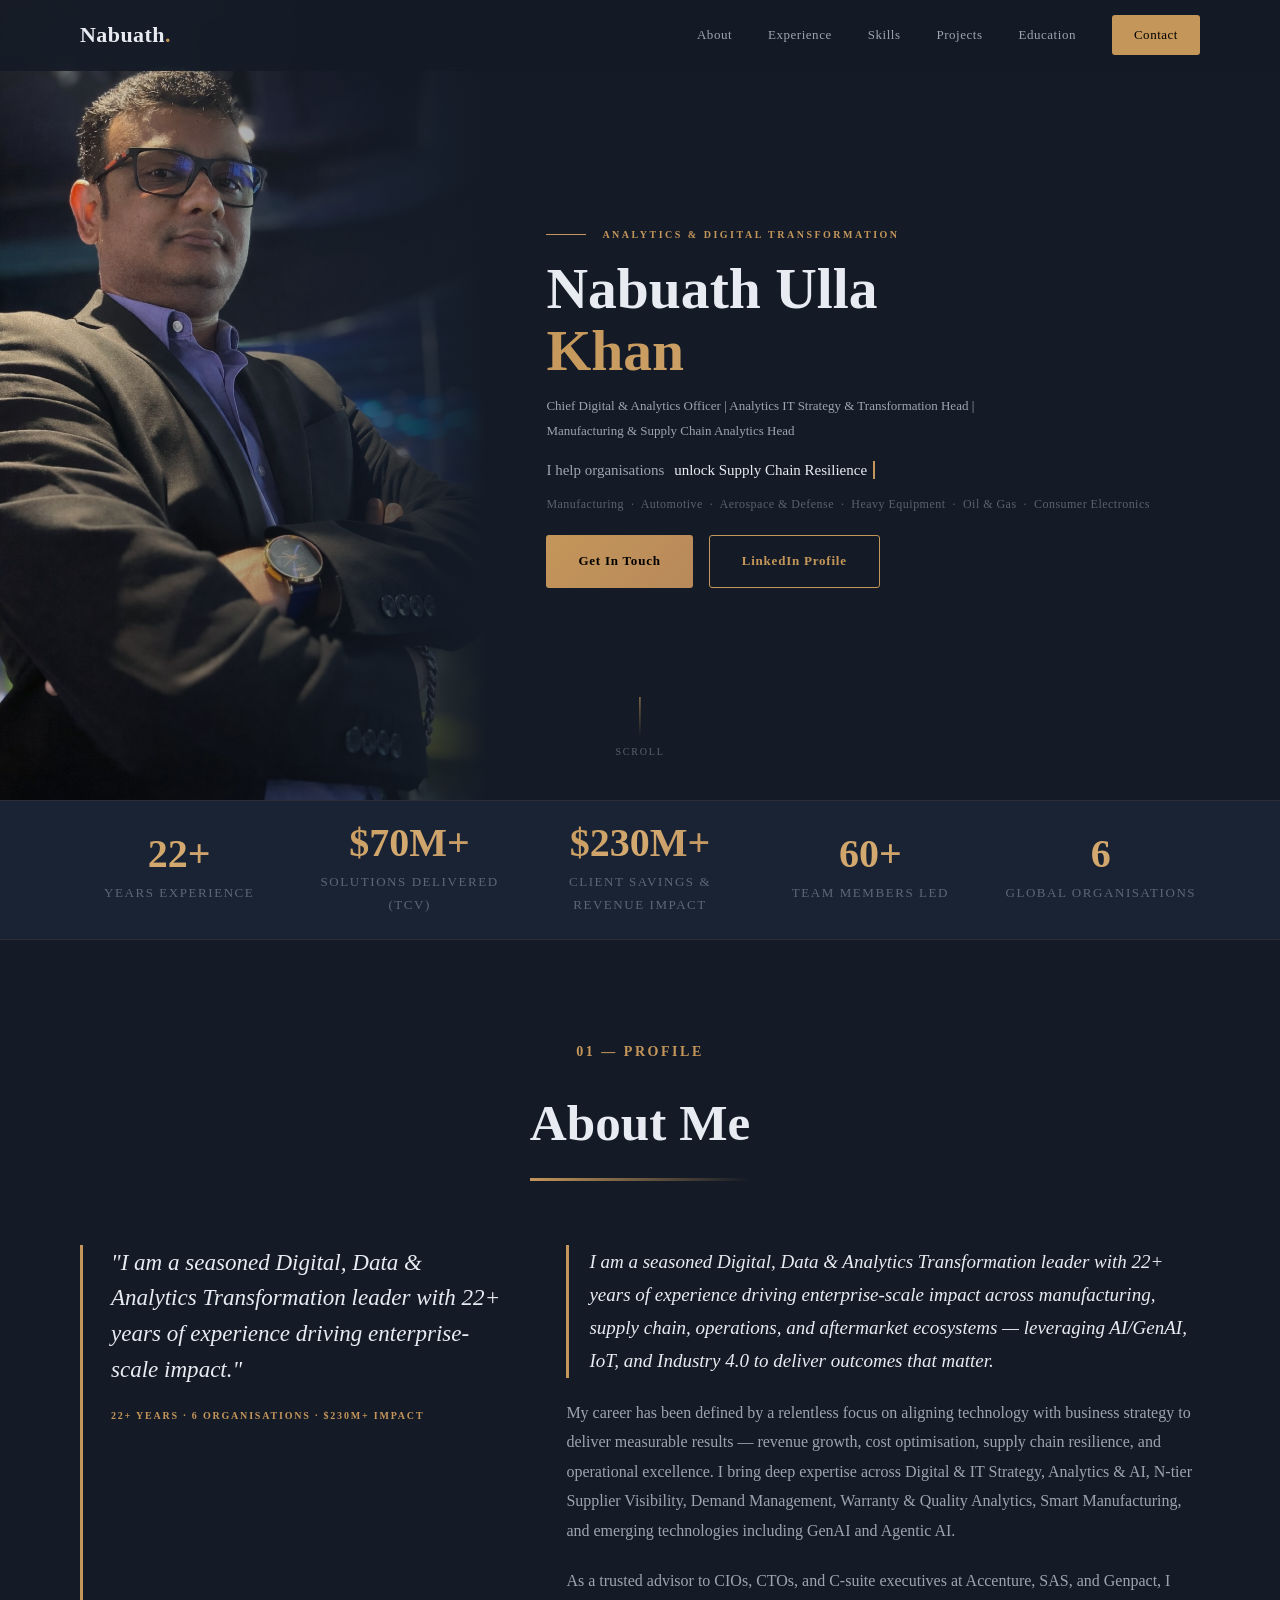
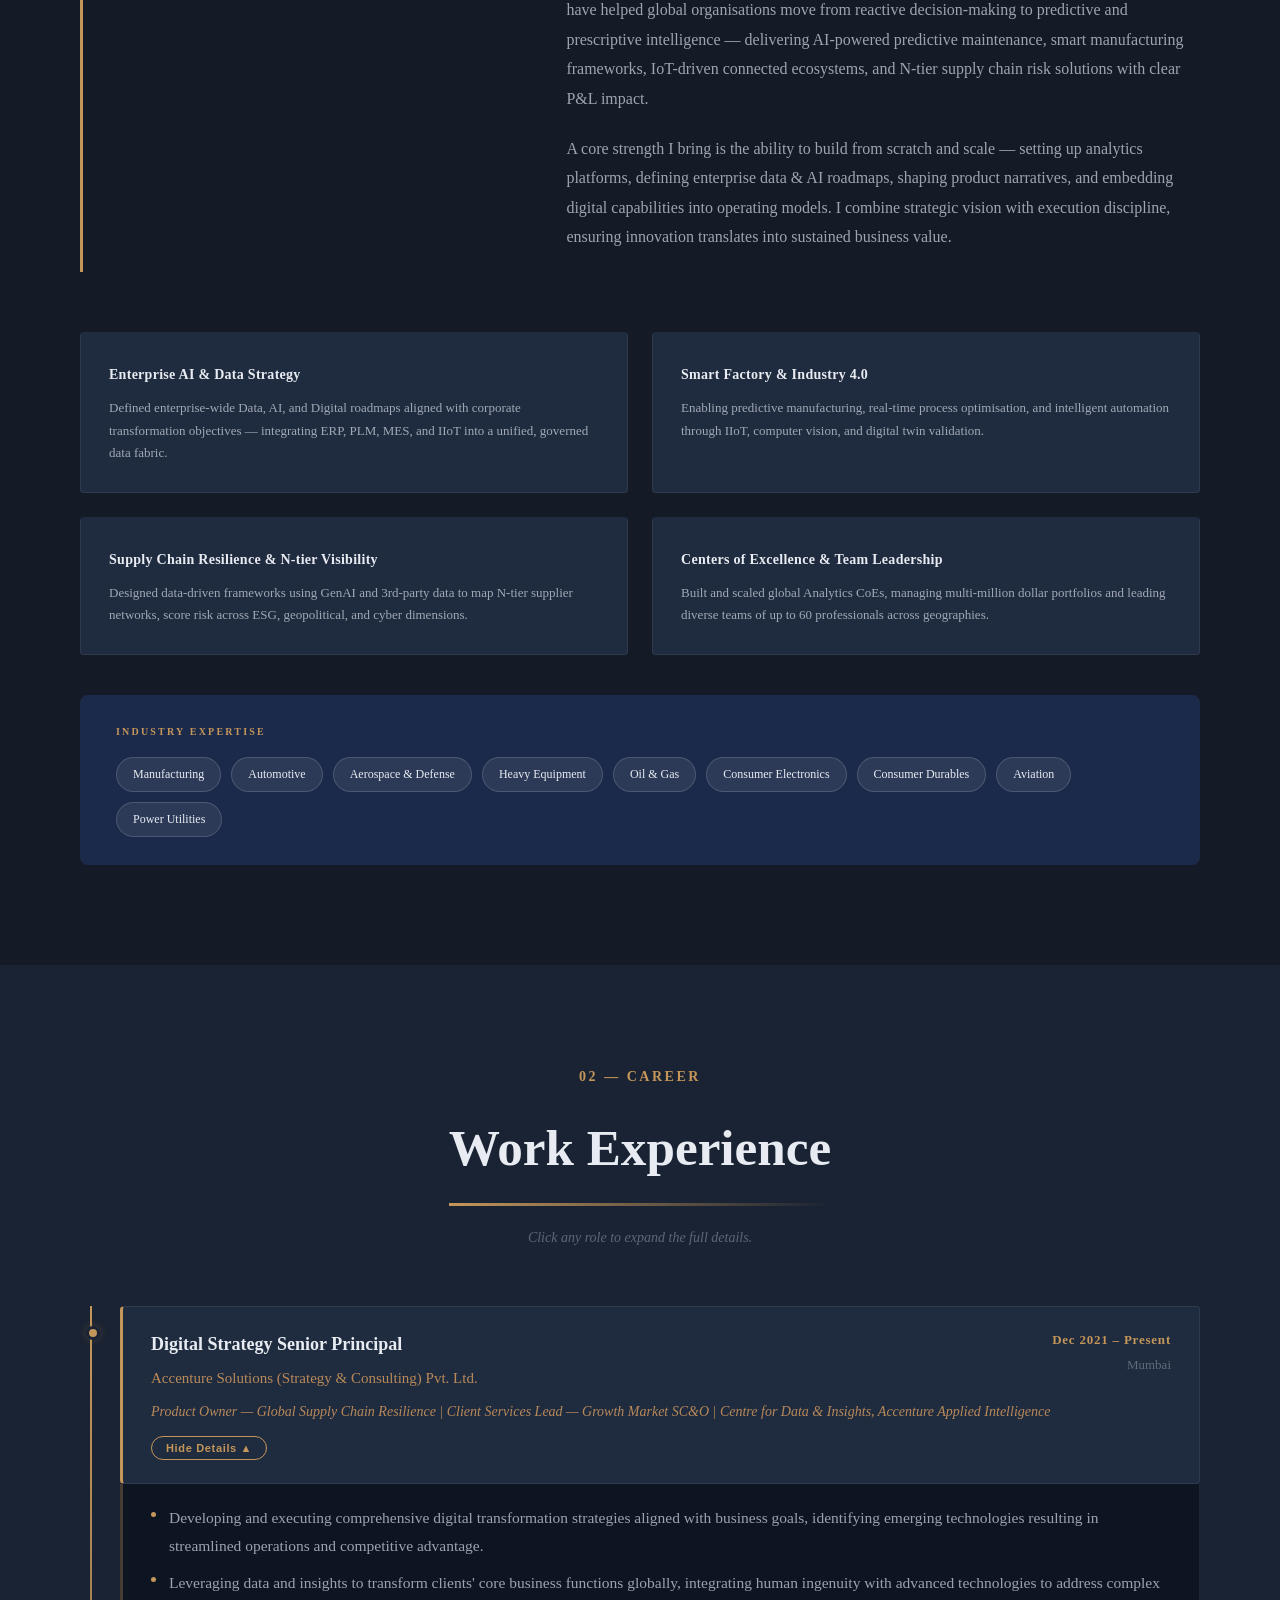
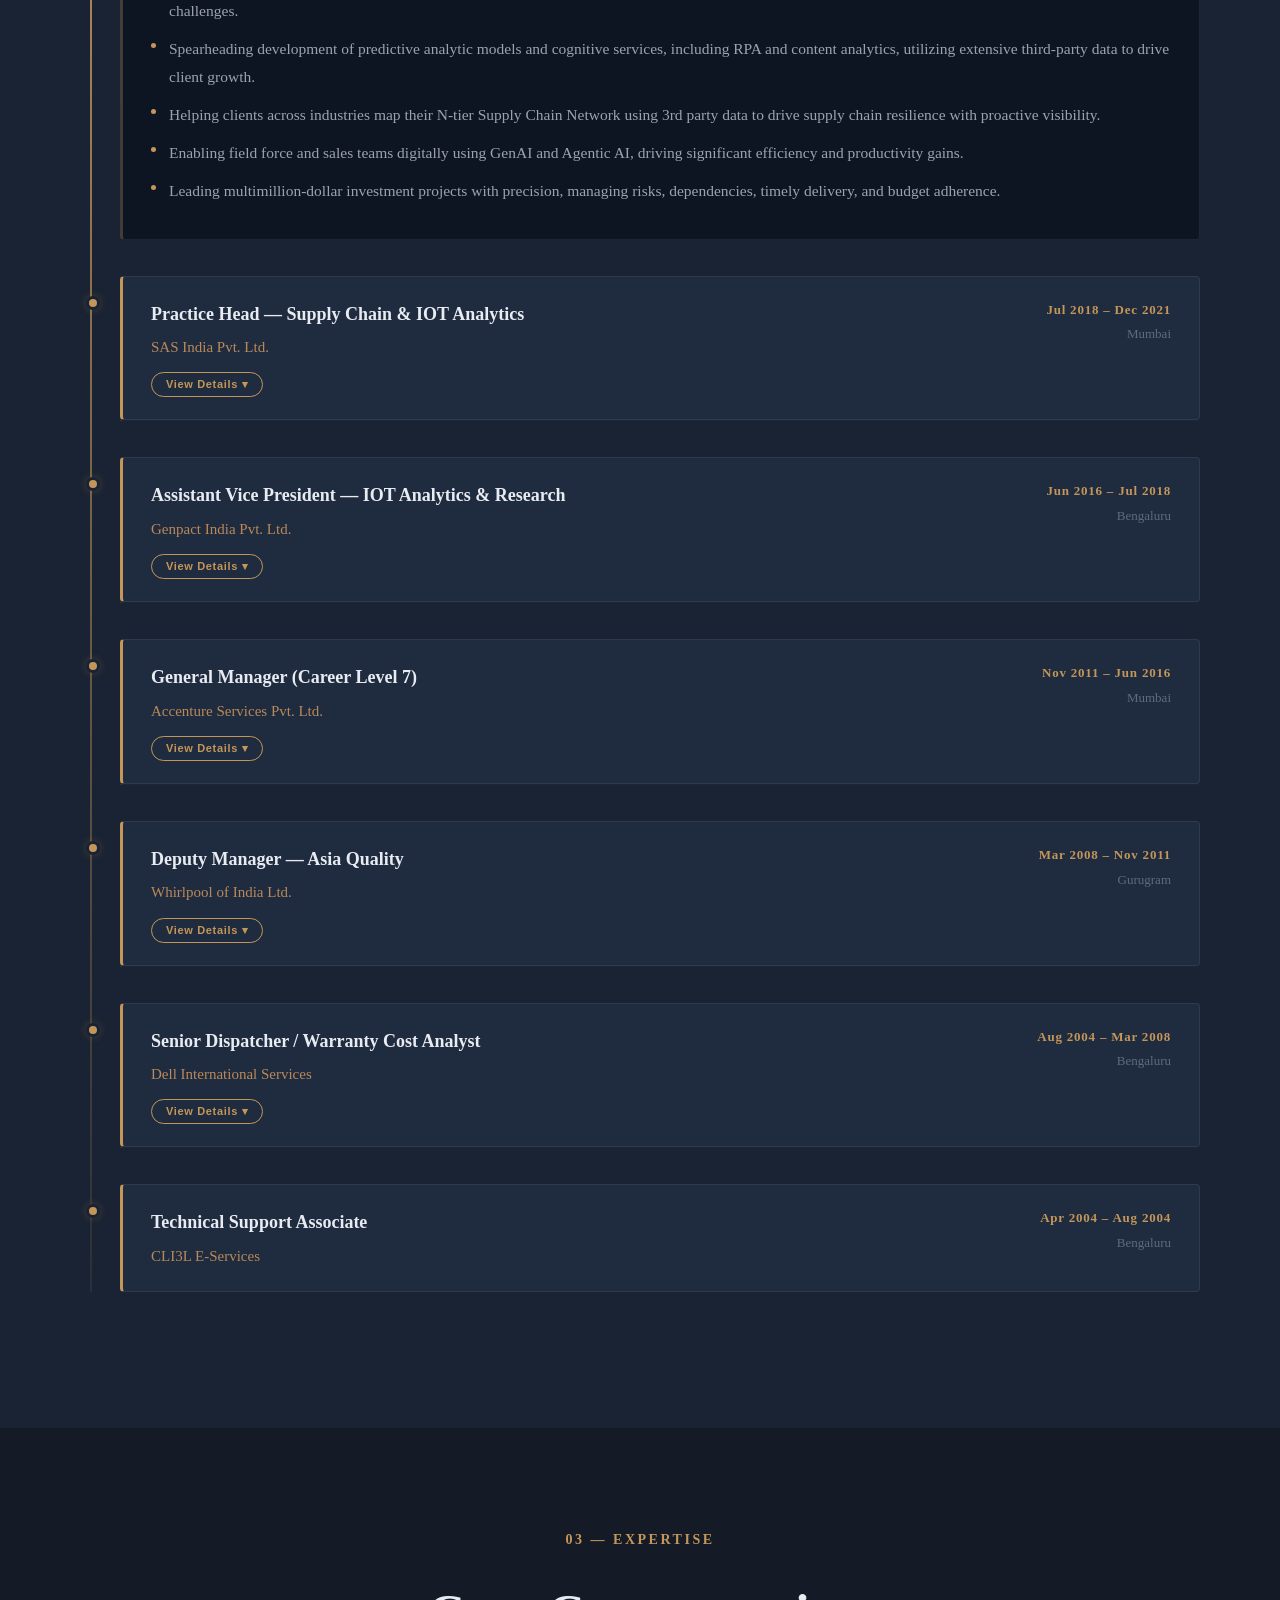
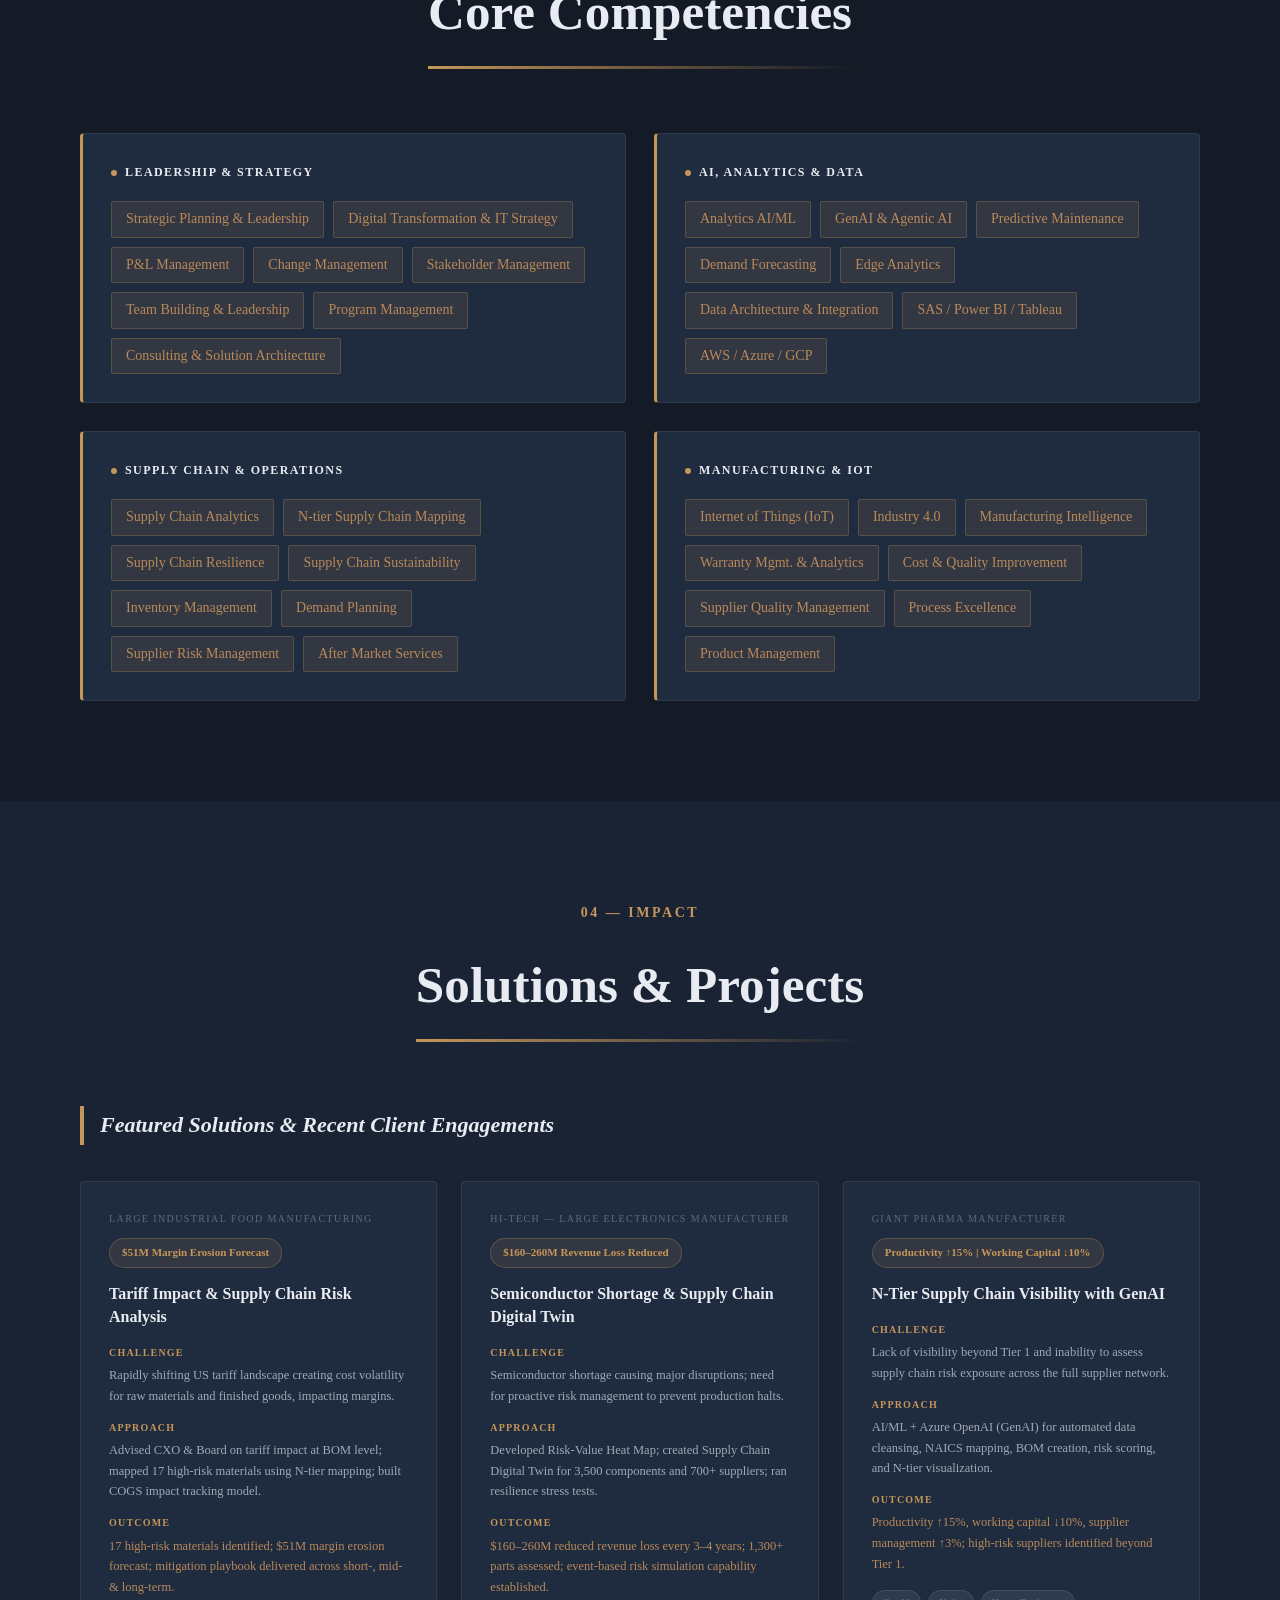
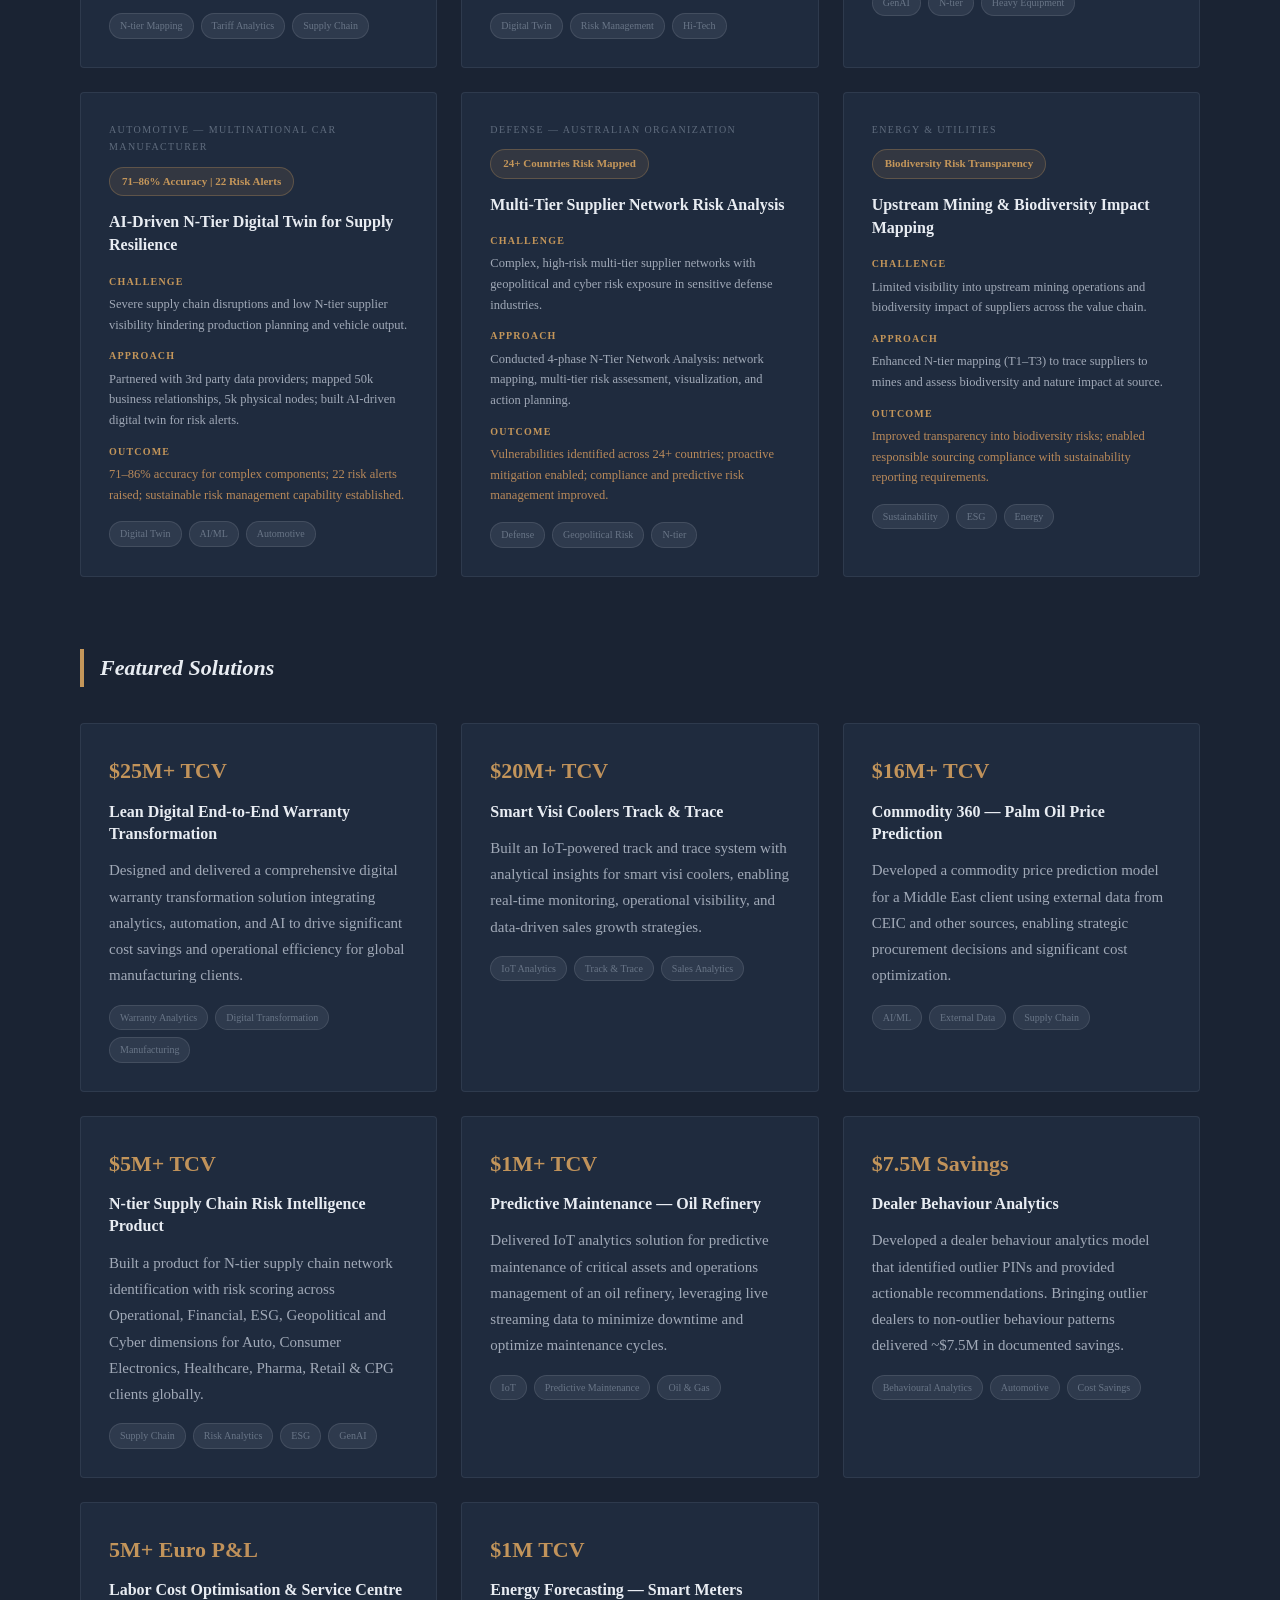
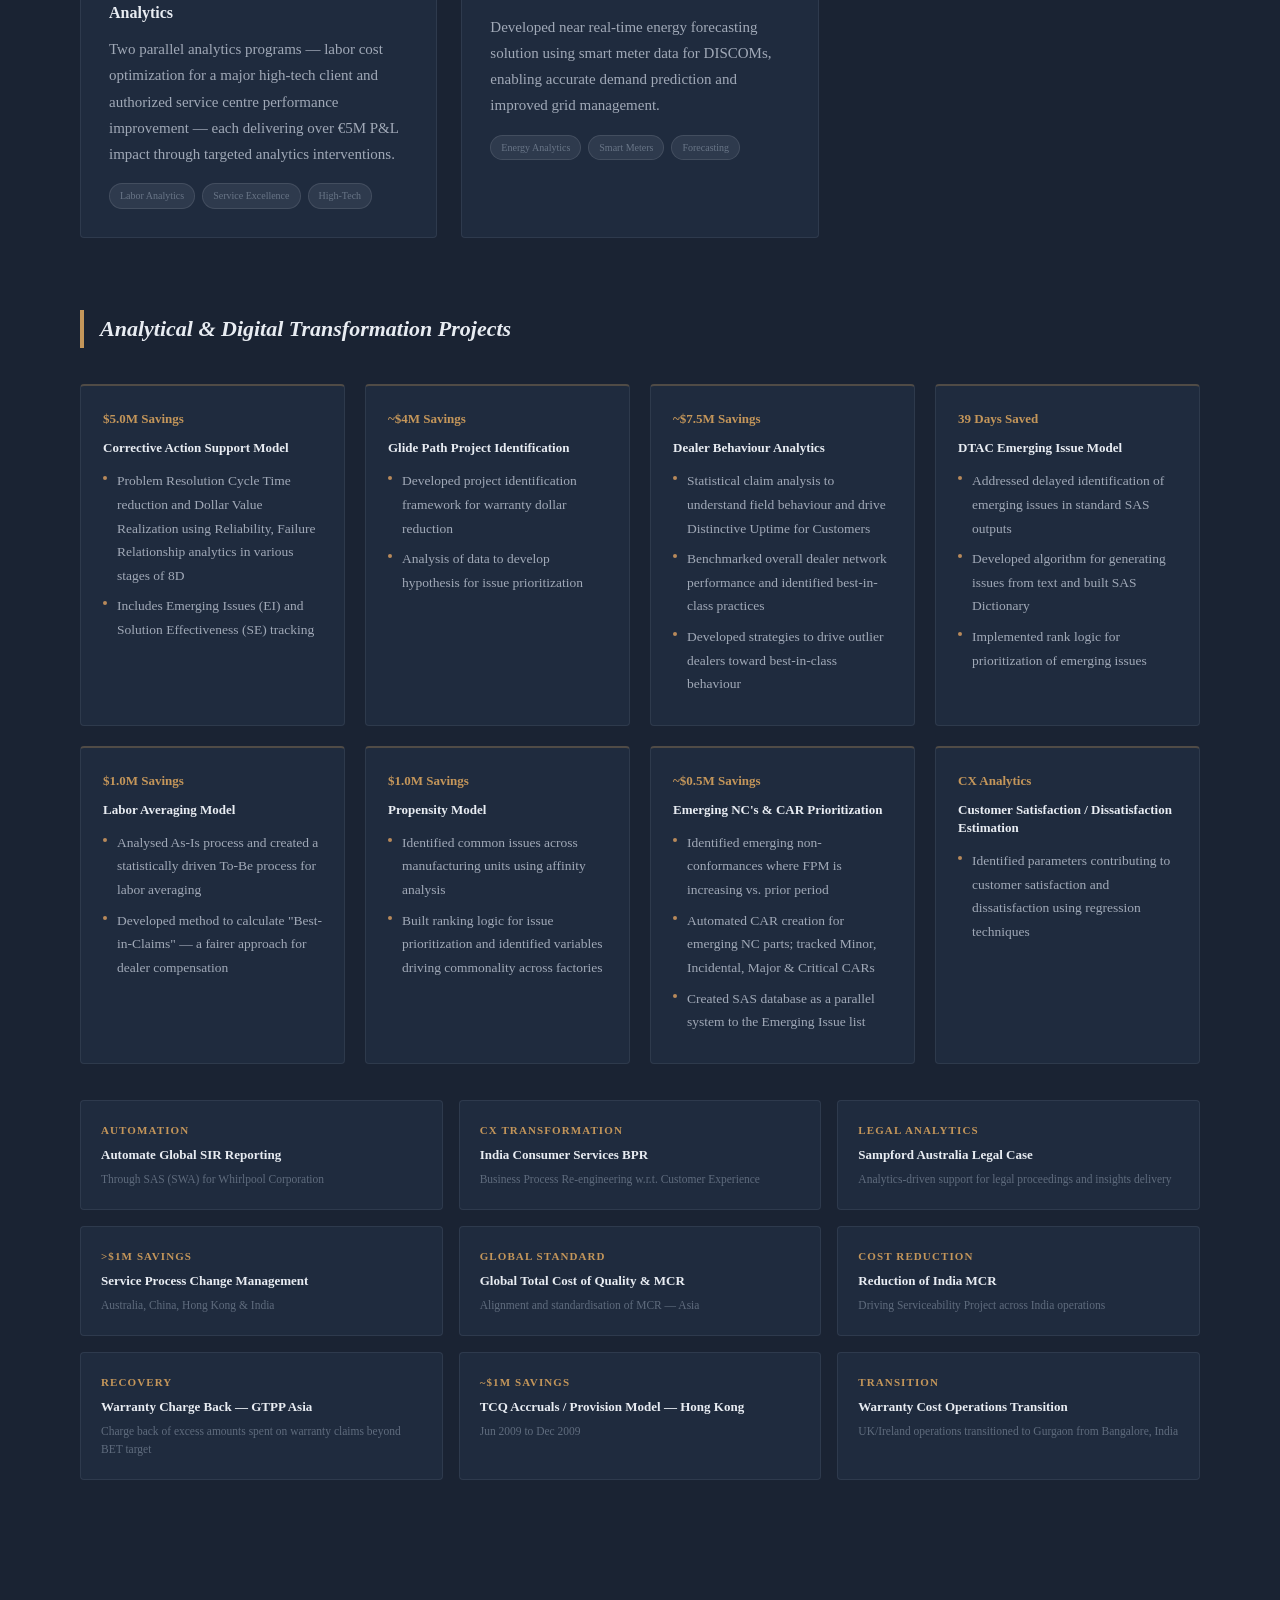
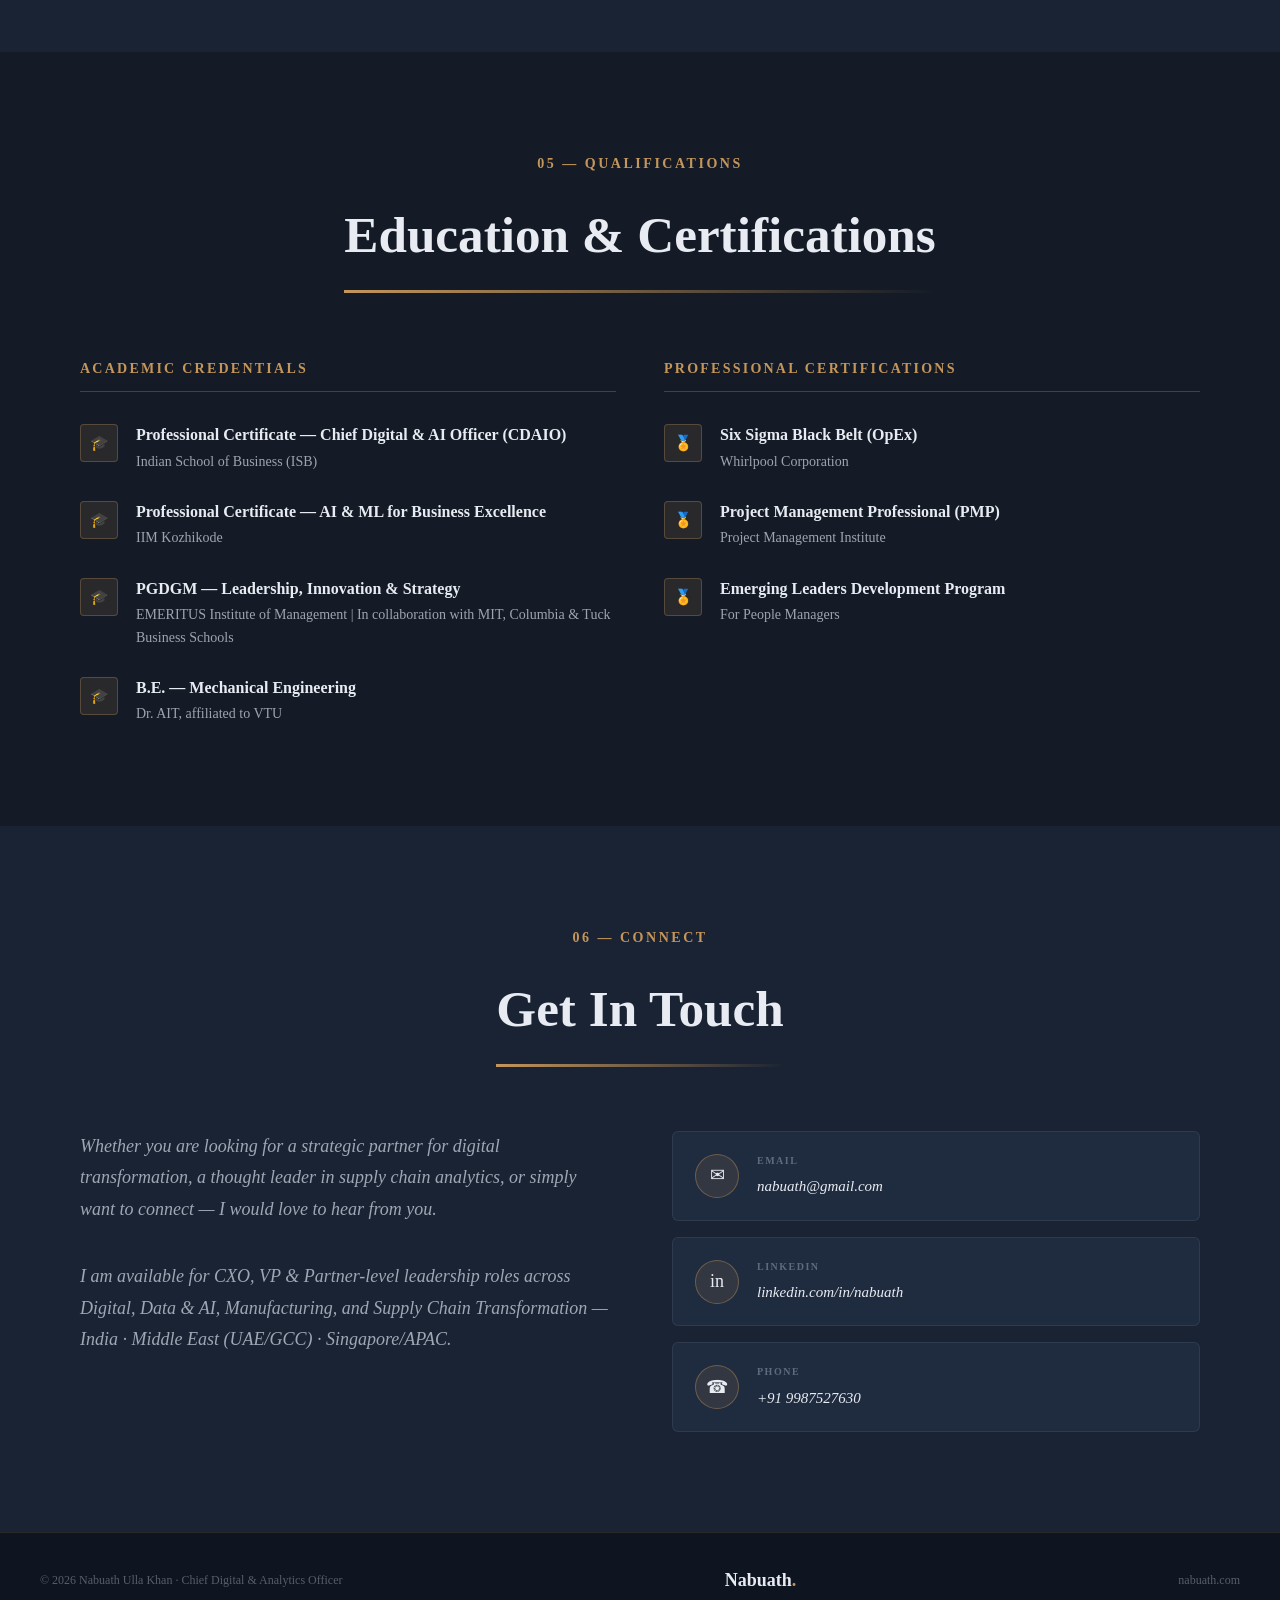
<file: index.html>
<!DOCTYPE html>
<html lang="en">
<head>
<meta charset="UTF-8">
<meta name="viewport" content="width=device-width, initial-scale=1.0">
<title>Nabuath Ulla Khan — Chief Digital & Analytics Officer</title>
<!-- Georgia is a system font — no external font load required -->
<style>
/* ============================================================
   CSS VARIABLES — MIDNIGHT GOLD THEME
   ============================================================ */
:root {
  --bg-deep:   #141B26;
  --bg-alt:    #1A2333;
  --bg-card:   #1F2B3E;
  --gold:      #C4965A;
  --gold-soft: #B8895A;
  --gold-dim:  rgba(196,150,90,0.12);
  --gold-glow: rgba(196,150,90,0.07);
  --white:     #E8ECF2;
  --white-65:  rgba(210,218,230,0.72);
  --white-30:  rgba(200,212,228,0.38);
  --white-10:  rgba(200,212,228,0.09);
  --navy:      #1B2A4A;
}

/* ============================================================
   RESET & BASE
   ============================================================ */
*, *::before, *::after { box-sizing: border-box; margin: 0; padding: 0; }

html { scroll-behavior: smooth; font-size: 16px; }

body {
  font-family: Georgia, serif;
  background: var(--bg-deep);
  color: var(--white);
  overflow-x: hidden;
  -webkit-font-smoothing: antialiased;
  line-height: 1.75;
}

a { color: inherit; text-decoration: none; }
ul { list-style: none; }
img { max-width: 100%; display: block; }

.section-padded { padding: 100px 0; }
.container { max-width: 1200px; margin: 0 auto; padding: 0 40px; }

/* ============================================================
   SCROLL PROGRESS BAR
   ============================================================ */
#scroll-progress {
  position: fixed;
  top: 0; left: 0;
  height: 3px;
  width: 0%;
  background: linear-gradient(90deg, var(--gold), #D4AA70);
  z-index: 9999;
  transition: width 0.1s linear;
}


/* ============================================================
   NAVIGATION
   ============================================================ */
#nav {
  position: fixed;
  top: 0; left: 0; right: 0;
  z-index: 1000;
  background: rgba(20,27,38,0.9);
  backdrop-filter: blur(20px);
  -webkit-backdrop-filter: blur(20px);
  border-bottom: 1px solid transparent;
  transition: border-color 0.3s;
}
#nav.scrolled { border-bottom: 1px solid rgba(196,150,90,0.3); }

.nav-inner {
  display: flex;
  align-items: center;
  justify-content: space-between;
  height: 70px;
  max-width: 1200px;
  margin: 0 auto;
  padding: 0 40px;
}

.nav-logo {
  font-family: Georgia, serif;
  font-size: 22px;
  font-weight: 900;
  color: var(--white);
  letter-spacing: 0.02em;
}
.nav-logo span { color: var(--gold); }

.nav-links {
  display: flex;
  align-items: center;
  gap: 36px;
}

.nav-links a {
  font-size: 13px;
  font-weight: 500;
  color: var(--white-65);
  letter-spacing: 0.04em;
  position: relative;
  transition: color 0.2s;
}
.nav-links a::after {
  content: '';
  position: absolute;
  bottom: -4px; left: 0;
  width: 0; height: 2px;
  background: var(--gold);
  transition: width 0.3s ease;
}
.nav-links a:hover,
.nav-links a.active { color: var(--white); }
.nav-links a:hover::after,
.nav-links a.active::after { width: 100%; }

.nav-cta {
  background: var(--gold) !important;
  color: #000 !important;
  padding: 9px 22px;
  border-radius: 3px;
  font-size: 13px;
  font-weight: 700;
  letter-spacing: 0.05em;
  transition: opacity 0.2s, transform 0.2s !important;
}
.nav-cta::after { display: none !important; }
.nav-cta:hover { opacity: 0.9; transform: translateY(-1px); }

/* Hamburger */
.hamburger {
  display: none;
  flex-direction: column;
  gap: 5px;
  cursor: pointer;
  padding: 4px;
  background: none;
  border: none;
}
.hamburger span {
  display: block;
  width: 24px; height: 2px;
  background: var(--white);
  transition: transform 0.3s, opacity 0.3s;
}
.hamburger.open span:nth-child(1) { transform: translateY(7px) rotate(45deg); }
.hamburger.open span:nth-child(2) { opacity: 0; }
.hamburger.open span:nth-child(3) { transform: translateY(-7px) rotate(-45deg); }

/* Mobile nav overlay */
#mobile-nav {
  display: none;
  position: fixed;
  top: 0; right: -100%;
  width: 280px; height: 100vh;
  background: #0A0F1C;
  border-left: 1px solid rgba(196,150,90,0.2);
  z-index: 999;
  transition: right 0.35s ease;
  padding: 100px 40px 40px;
  flex-direction: column;
  gap: 28px;
}
#mobile-nav.open { right: 0; }
#mobile-nav a {
  font-size: 17px;
  font-weight: 500;
  color: var(--white-65);
  letter-spacing: 0.04em;
  transition: color 0.2s;
}
#mobile-nav a:hover { color: var(--gold); }
#mobile-nav .nav-cta-mobile {
  margin-top: 16px;
  display: inline-block;
  background: var(--gold);
  color: #000;
  padding: 12px 28px;
  border-radius: 3px;
  font-size: 14px;
  font-weight: 700;
}

/* ============================================================
   HERO SECTION
   ============================================================ */
#hero {
  height: calc(100vh - 100px);
  min-height: unset;
  display: flex;
  background: var(--bg-deep);
  overflow: hidden;
}

.hero-photo {
  width: 38%;
  position: relative;
  overflow: hidden;
  flex-shrink: 0;
}
.hero-photo img {
  width: 100%;
  height: 100%;
  object-fit: cover;
  object-position: top center;
}
.hero-photo-overlay {
  position: absolute;
  inset: 0;
  background: linear-gradient(90deg, transparent 0%, rgba(20,27,38,0.4) 60%, rgba(20,27,38,1) 100%);
}

.hero-text {
  width: 62%;
  display: flex;
  flex-direction: column;
  justify-content: center;
  padding: 50px 60px 36px 60px;
  background: var(--bg-deep);
}

.hero-eyebrow {
  display: flex;
  align-items: center;
  gap: 16px;
  margin-bottom: 14px;
}
.hero-eyebrow::before {
  content: '';
  display: block;
  width: 40px; height: 1px;
  background: var(--gold);
}
.hero-eyebrow span {
  font-size: 10px;
  font-weight: 700;
  letter-spacing: 0.25em;
  text-transform: uppercase;
  color: var(--gold);
}

.hero-name {
  font-family: Georgia, serif;
  font-weight: 700;
  font-size: clamp(38px, 4.5vw, 68px);
  line-height: 1.08;
  color: var(--white);
  margin-bottom: 12px;
}
.hero-name .name-khan {
  display: block;
  background: linear-gradient(135deg, var(--gold) 0%, #D4AA70 50%, var(--gold-soft) 100%);
  -webkit-background-clip: text;
  -webkit-text-fill-color: transparent;
  background-clip: text;
}

.hero-title {
  font-size: 13px;
  color: var(--white-65);
  line-height: 1.9;
  margin-bottom: 14px;
  max-width: 480px;
}

.hero-typewriter {
  font-size: 15px;
  color: var(--white);
  margin-bottom: 10px;
  display: flex;
  align-items: center;
  gap: 6px;
  min-height: 26px;
}
.hero-typewriter .tw-prefix { color: var(--white-65); }
.hero-typewriter .tw-text { color: var(--white); }
.tw-cursor {
  display: inline-block;
  width: 2px; height: 18px;
  background: var(--gold);
  animation: blink 1s step-end infinite;
  vertical-align: middle;
}
@keyframes blink { 0%,100%{opacity:1} 50%{opacity:0} }

.hero-industries {
  font-size: 12px;
  color: var(--white-30);
  letter-spacing: 0.04em;
  margin-bottom: 20px;
  line-height: 1.8;
}

.hero-buttons {
  display: flex;
  gap: 16px;
  flex-wrap: wrap;
}

.btn-gold {
  display: inline-flex;
  align-items: center;
  gap: 8px;
  padding: 14px 32px;
  background: linear-gradient(135deg, var(--gold), #B8895A);
  color: #000;
  font-size: 13px;
  font-weight: 700;
  letter-spacing: 0.06em;
  border-radius: 3px;
  transition: transform 0.2s, box-shadow 0.2s;
}
.btn-gold:hover {
  transform: translateY(-2px);
  box-shadow: 0 8px 24px rgba(196,150,90,0.18);
}

.btn-ghost {
  display: inline-flex;
  align-items: center;
  gap: 8px;
  padding: 14px 32px;
  border: 1.5px solid var(--gold);
  color: var(--gold);
  font-size: 13px;
  font-weight: 600;
  letter-spacing: 0.06em;
  border-radius: 3px;
  transition: background 0.2s, color 0.2s, transform 0.2s;
}
.btn-ghost:hover {
  background: var(--gold-dim);
  transform: translateY(-2px);
}

/* Scroll down indicator */
.scroll-down {
  position: absolute;
  bottom: 40px;
  left: 50%;
  transform: translateX(-50%);
  display: flex;
  flex-direction: column;
  align-items: center;
  gap: 6px;
  animation: scrollBounce 2s ease-in-out infinite;
}
.scroll-down span {
  font-size: 10px;
  letter-spacing: 0.18em;
  text-transform: uppercase;
  color: var(--white-30);
}
.scroll-down-line {
  width: 1px;
  height: 40px;
  background: linear-gradient(to bottom, var(--gold), transparent);
}
@keyframes scrollBounce {
  0%,100%{transform:translateX(-50%) translateY(0)}
  50%{transform:translateX(-50%) translateY(6px)}
}

/* Stats row */
#stats-row {
  background: var(--bg-alt);
  border-top: 1px solid rgba(196,150,90,0.1);
  border-bottom: 1px solid rgba(196,150,90,0.1);
}
.stats-inner {
  display: flex;
  justify-content: space-around;
  align-items: center;
  padding: 22px 40px;
  max-width: 1200px;
  margin: 0 auto;
  flex-wrap: wrap;
  gap: 32px;
}
.stat-item {
  text-align: center;
  flex: 1;
  min-width: 120px;
}
.stat-value {
  font-family: Georgia, serif;
  font-size: 40px;
  font-weight: 600;
  background: linear-gradient(135deg, var(--gold) 0%, #D4AA70 50%, var(--gold-soft) 100%);
  -webkit-background-clip: text;
  -webkit-text-fill-color: transparent;
  background-clip: text;
  line-height: 1;
  margin-bottom: 8px;
}
.stat-label {
  font-size: 13px;
  color: var(--white-30);
  text-transform: uppercase;
  letter-spacing: 0.12em;
  font-weight: 500;
}

/* ============================================================
   SECTION HEADERS (reusable)
   ============================================================ */
.section-header {
  text-align: center;
  margin-bottom: 64px;
}
.section-label {
  font-size: 14px;
  font-weight: 700;
  letter-spacing: 0.18em;
  text-transform: uppercase;
  color: var(--gold);
  margin-bottom: 14px;
  display: block;
}
.section-title {
  font-family: Georgia, serif;
  font-size: clamp(34px, 4vw, 52px);
  font-weight: 700;
  color: var(--white);
  position: relative;
  display: inline-block;
}
.section-title::after {
  content: '';
  display: block;
  height: 3px;
  width: 0;
  background: linear-gradient(90deg, var(--gold), transparent);
  margin-top: 10px;
  transition: width 1s ease;
}
.section-title.animated::after { width: 100%; }

/* ============================================================
   ABOUT SECTION
   ============================================================ */
#about { background: var(--bg-deep); }

.about-grid {
  display: grid;
  grid-template-columns: 2fr 3fr;
  gap: 64px;
  margin-bottom: 60px;
}

.about-pullquote {
  border-left: 3px solid var(--gold);
  padding-left: 28px;
}
.about-pullquote blockquote {
  font-family: Georgia, serif;
  font-style: italic;
  font-size: clamp(18px, 1.8vw, 26px);
  color: var(--white);
  line-height: 1.55;
  margin-bottom: 20px;
}
.about-attribution {
  font-size: 10px;
  color: var(--gold);
  text-transform: uppercase;
  letter-spacing: 0.18em;
  font-weight: 700;
}

.about-right p { margin-bottom: 20px; }
.about-lead {
  font-family: Georgia, serif;
  font-style: italic;
  font-size: 19px;
  color: var(--white);
  line-height: 1.75;
  border-left: 3px solid var(--gold);
  padding-left: 20px;
}
.about-body {
  font-size: 16px;
  color: var(--white-65);
  line-height: 1.85;
}

.about-cards {
  display: grid;
  grid-template-columns: repeat(2, 1fr);
  gap: 24px;
  margin-bottom: 40px;
}
.about-card {
  background: var(--bg-card);
  border: 1px solid var(--white-10);
  border-top: 3px solid transparent;
  padding: 28px;
  border-radius: 4px;
  transition: border-top-color 0.3s, transform 0.3s;
}
.about-card:hover {
  border-top-color: var(--gold);
  transform: translateY(-4px);
}
.about-card h4 {
  font-size: 14px;
  font-weight: 700;
  color: var(--white);
  margin-bottom: 10px;
  letter-spacing: 0.02em;
}
.about-card p {
  font-size: 13px;
  color: var(--white-65);
  line-height: 1.7;
}

/* Industry strip */
.industry-strip {
  background: var(--navy);
  border-radius: 8px;
  padding: 28px 36px;
}
.industry-strip-label {
  font-size: 10px;
  font-weight: 700;
  letter-spacing: 0.22em;
  text-transform: uppercase;
  color: var(--gold);
  margin-bottom: 16px;
}
.industry-tags {
  display: flex;
  flex-wrap: wrap;
  gap: 10px;
}
.ind-tag {
  font-size: 12px;
  color: var(--white);
  background: rgba(255,255,255,0.08);
  border: 1px solid rgba(255,255,255,0.15);
  padding: 6px 16px;
  border-radius: 100px;
  font-weight: 400;
}

/* ============================================================
   EXPERIENCE SECTION
   ============================================================ */
#experience { background: var(--bg-alt); }

.exp-tagline {
  text-align: center;
  font-style: italic;
  color: var(--white-30);
  font-size: 14px;
  margin-top: -44px;
  margin-bottom: 56px;
}

.timeline {
  position: relative;
  padding-left: 40px;
}
.timeline::before {
  content: '';
  position: absolute;
  left: 10px; top: 0; bottom: 0;
  width: 2px;
  background: linear-gradient(to bottom, var(--gold), rgba(196,150,90,0.1));
}

.timeline-item {
  position: relative;
  margin-bottom: 36px;
}
.timeline-item::before {
  content: '';
  position: absolute;
  left: -34px;
  top: 20px;
  width: 14px; height: 14px;
  background: var(--gold);
  border-radius: 50%;
  border: 3px solid var(--bg-alt);
  box-shadow: 0 0 8px rgba(196,150,90,0.25);
}

.timeline-header {
  background: var(--bg-card);
  border: 1px solid var(--white-10);
  border-left: 3px solid var(--gold);
  padding: 22px 28px;
  border-radius: 4px;
  cursor: pointer;
  transition: background 0.2s;
}
.timeline-header:hover { background: #161e2e; }

.tl-top {
  display: flex;
  justify-content: space-between;
  align-items: flex-start;
  gap: 16px;
  flex-wrap: wrap;
}
.tl-role {
  font-size: 18px;
  font-weight: 700;
  color: var(--white);
  margin-bottom: 4px;
}
.tl-company {
  font-size: 15px;
  color: var(--gold-soft);
  font-weight: 500;
}
.tl-meta {
  text-align: right;
  flex-shrink: 0;
}
.tl-date {
  font-size: 13px;
  color: var(--gold);
  font-weight: 600;
  letter-spacing: 0.06em;
  margin-bottom: 2px;
}
.tl-location {
  font-size: 13px;
  color: var(--white-30);
}
.tl-subtitle {
  font-style: italic;
  font-size: 14px;
  color: var(--gold-soft);
  margin-top: 10px;
  line-height: 1.6;
}
.tl-toggle-btn {
  display: inline-flex;
  align-items: center;
  gap: 6px;
  margin-top: 12px;
  padding: 5px 14px;
  border: 1px solid var(--gold);
  color: var(--gold);
  background: transparent;
  font-size: 11px;
  font-weight: 600;
  letter-spacing: 0.06em;
  border-radius: 100px;
  cursor: pointer;
  transition: background 0.2s;
}
.tl-toggle-btn:hover { background: var(--gold-dim); }

.tl-details {
  background: #0E1522;
  border: 1px solid var(--white-10);
  border-top: none;
  border-left: 3px solid rgba(196,150,90,0.3);
  padding: 0 28px;
  overflow: hidden;
  max-height: 0;
  transition: max-height 0.5s ease, padding 0.3s ease;
  border-radius: 0 0 4px 4px;
}
.tl-details.open {
  max-height: 800px;
  padding: 20px 28px 24px;
}

.tl-details ul li {
  font-size: 15.5px;
  color: var(--white-65);
  line-height: 1.8;
  padding-left: 18px;
  position: relative;
  margin-bottom: 10px;
}
.tl-details ul li::before {
  content: '';
  position: absolute;
  left: 0; top: 8px;
  width: 5px; height: 5px;
  background: var(--gold);
  border-radius: 50%;
}

/* ============================================================
   SKILLS SECTION
   ============================================================ */
#skills { background: var(--bg-deep); }

.skills-grid {
  display: grid;
  grid-template-columns: repeat(2, 1fr);
  gap: 28px;
}
.skill-group {
  background: var(--bg-card);
  border-left: 3px solid var(--gold);
  border: 1px solid var(--white-10);
  border-left: 3px solid var(--gold);
  padding: 28px;
  border-radius: 4px;
  transition: transform 0.3s;
}
.skill-group:hover { transform: translateY(-3px); }
.skill-group-title {
  font-size: 12px;
  font-weight: 700;
  color: var(--white);
  text-transform: uppercase;
  letter-spacing: 0.12em;
  margin-bottom: 18px;
  display: flex;
  align-items: center;
  gap: 8px;
}
.skill-group-title::before {
  content: '';
  display: inline-block;
  width: 6px; height: 6px;
  background: var(--gold);
  border-radius: 50%;
}
.skill-tags {
  display: flex;
  flex-wrap: wrap;
  gap: 9px;
}
.skill-tag {
  font-size: 14px;
  color: var(--gold-soft);
  background: var(--gold-dim);
  border: 1px solid rgba(196,150,90,0.25);
  padding: 5px 14px;
  border-radius: 2px;
  transition: background 0.2s, border-color 0.2s;
  cursor: default;
}
.skill-tag:hover {
  background: rgba(196,150,90,0.2);
  border-color: var(--gold);
}

/* ============================================================
   PROJECTS SECTION
   ============================================================ */
#projects { background: var(--bg-alt); }

.sub-section { margin-bottom: 72px; }

.sub-heading {
  font-family: Georgia, serif;
  font-style: italic;
  font-size: 22px;
  color: var(--white);
  border-left: 4px solid var(--gold);
  padding-left: 16px;
  margin-bottom: 36px;
}

/* Engagement tiles */
.engage-grid {
  display: grid;
  grid-template-columns: repeat(3, 1fr);
  gap: 24px;
}
.engage-tile {
  background: var(--bg-card);
  border: 1px solid var(--white-10);
  padding: 28px;
  border-radius: 4px;
  position: relative;
  overflow: hidden;
  transition: transform 0.3s, border-color 0.3s;
}
.engage-tile::before {
  content: '';
  position: absolute;
  top: 0; left: 0; right: 0;
  height: 3px;
  background: linear-gradient(90deg, var(--gold), #D4AA70);
  transform: scaleX(0);
  transform-origin: left;
  transition: transform 0.4s ease;
}
.engage-tile:hover::before { transform: scaleX(1); }
.engage-tile:hover { transform: translateY(-5px); border-color: rgba(196,150,90,0.2); }

.tile-industry {
  font-size: 10px;
  text-transform: uppercase;
  letter-spacing: 0.14em;
  color: var(--white-30);
  margin-bottom: 10px;
  font-weight: 500;
}
.tile-badge {
  display: inline-block;
  font-size: 11px;
  color: var(--gold);
  background: var(--gold-dim);
  border: 1px solid rgba(196,150,90,0.3);
  padding: 4px 12px;
  border-radius: 100px;
  margin-bottom: 14px;
  font-weight: 600;
}
.tile-title {
  font-size: 16px;
  font-weight: 700;
  color: var(--white);
  margin-bottom: 16px;
  line-height: 1.45;
}
.tile-detail-label {
  font-size: 10px;
  font-weight: 700;
  text-transform: uppercase;
  letter-spacing: 0.12em;
  color: var(--gold);
  margin-bottom: 4px;
}
.tile-detail-row { margin-bottom: 12px; }
.tile-detail-text {
  font-size: 12.5px;
  color: var(--white-65);
  line-height: 1.65;
}
.tile-outcome { color: var(--gold-soft); }
.tile-tags {
  display: flex;
  flex-wrap: wrap;
  gap: 7px;
  margin-top: 16px;
}
.tile-tag {
  font-size: 10px;
  color: var(--white-30);
  background: var(--white-10);
  border: 1px solid rgba(255,255,255,0.1);
  padding: 3px 10px;
  border-radius: 100px;
}

/* Featured solution cards */
.feat-grid {
  display: grid;
  grid-template-columns: repeat(3, 1fr);
  gap: 24px;
}
.feat-card {
  background: var(--bg-card);
  border: 1px solid var(--white-10);
  padding: 28px;
  border-radius: 4px;
  position: relative;
  overflow: hidden;
  transition: transform 0.3s, border-color 0.3s;
}
.feat-card::before {
  content: '';
  position: absolute;
  top: 0; left: 0; right: 0;
  height: 3px;
  background: linear-gradient(90deg, var(--gold), #D4AA70);
  transform: scaleX(0);
  transform-origin: left;
  transition: transform 0.4s ease;
}
.feat-card:hover::before { transform: scaleX(1); }
.feat-card:hover { transform: translateY(-4px); border-color: rgba(196,150,90,0.2); }

.feat-tcv {
  font-size: 22px;
  font-weight: 800;
  font-family: Georgia, serif;
  background: linear-gradient(135deg, var(--gold), var(--gold-soft));
  -webkit-background-clip: text;
  -webkit-text-fill-color: transparent;
  background-clip: text;
  margin-bottom: 10px;
}
.feat-title {
  font-size: 16px;
  font-weight: 700;
  color: var(--white);
  margin-bottom: 12px;
  line-height: 1.4;
}
.feat-desc {
  font-size: 15px;
  color: var(--white-65);
  line-height: 1.75;
  margin-bottom: 16px;
}
.feat-tags {
  display: flex;
  flex-wrap: wrap;
  gap: 7px;
}
.feat-tag {
  font-size: 10px;
  color: var(--white-30);
  background: var(--white-10);
  border: 1px solid rgba(255,255,255,0.1);
  padding: 3px 10px;
  border-radius: 100px;
}

/* Detailed project cards */
.proj-grid {
  display: grid;
  grid-template-columns: repeat(4, 1fr);
  gap: 20px;
  margin-bottom: 36px;
}
.proj-card {
  background: var(--bg-card);
  border: 1px solid var(--white-10);
  border-top: 2px solid rgba(196,150,90,0.3);
  padding: 22px;
  border-radius: 4px;
  transition: transform 0.3s, border-top-color 0.3s;
}
.proj-card:hover {
  transform: translateY(-3px);
  border-top-color: var(--gold);
}
.proj-value {
  font-size: 13px;
  font-weight: 700;
  color: var(--gold);
  margin-bottom: 8px;
}
.proj-title {
  font-size: 13px;
  font-weight: 700;
  color: var(--white);
  margin-bottom: 12px;
  line-height: 1.4;
}
.proj-bullets li {
  font-size: 13.5px;
  color: var(--white-65);
  line-height: 1.75;
  margin-bottom: 7px;
  padding-left: 14px;
  position: relative;
}
.proj-bullets li::before {
  content: '';
  position: absolute;
  left: 0; top: 7px;
  width: 4px; height: 4px;
  background: var(--gold-soft);
  border-radius: 50%;
}

/* Compact cards grid */
.compact-grid {
  display: grid;
  grid-template-columns: repeat(3, 1fr);
  gap: 16px;
}
.compact-card {
  background: var(--bg-card);
  border: 1px solid var(--white-10);
  padding: 20px;
  border-radius: 4px;
  transition: border-color 0.3s, transform 0.3s;
}
.compact-card:hover {
  border-color: rgba(196,150,90,0.3);
  transform: translateY(-2px);
}
.compact-value {
  font-size: 11px;
  font-weight: 700;
  color: var(--gold);
  text-transform: uppercase;
  letter-spacing: 0.1em;
  margin-bottom: 6px;
}
.compact-title {
  font-size: 13px;
  font-weight: 700;
  color: var(--white);
  margin-bottom: 6px;
  line-height: 1.4;
}
.compact-desc {
  font-size: 11.5px;
  color: var(--white-30);
  line-height: 1.6;
}

/* ============================================================
   EDUCATION SECTION
   ============================================================ */
#education { background: var(--bg-deep); }

.edu-grid {
  display: grid;
  grid-template-columns: 1fr 1fr;
  gap: 48px;
}
.edu-col-title {
  font-size: 14px;
  font-weight: 700;
  text-transform: uppercase;
  letter-spacing: 0.16em;
  color: var(--gold);
  padding-bottom: 10px;
  border-bottom: 1px solid rgba(196,150,90,0.3);
  margin-bottom: 32px;
}
.edu-items { display: flex; flex-direction: column; gap: 28px; }
.edu-item {
  display: flex;
  gap: 18px;
  align-items: flex-start;
}
.edu-icon {
  width: 38px; height: 38px;
  background: var(--gold-dim);
  border: 1px solid rgba(196,150,90,0.3);
  border-radius: 4px;
  flex-shrink: 0;
  display: flex;
  align-items: center;
  justify-content: center;
  font-size: 15px;
}
.edu-text {}
.edu-degree {
  font-size: 16px;
  font-weight: 700;
  color: var(--white);
  margin-bottom: 4px;
  line-height: 1.4;
}
.edu-school {
  font-size: 14px;
  color: var(--white-65);
  line-height: 1.6;
}

/* ============================================================
   CONTACT SECTION
   ============================================================ */
#contact { background: var(--bg-alt); }

.contact-grid {
  display: grid;
  grid-template-columns: 1fr 1fr;
  gap: 64px;
  align-items: start;
}
.contact-intro {
  font-family: Georgia, serif;
  font-style: italic;
  font-size: 18px;
  color: var(--white-65);
  line-height: 1.75;
  margin-bottom: 36px;
}
.open-to-work {
  background: var(--gold-dim);
  border: 1px solid rgba(196,150,90,0.3);
  border-radius: 8px;
  padding: 22px 24px;
}
.otw-label {
  display: flex;
  align-items: center;
  gap: 10px;
  font-size: 10px;
  font-weight: 700;
  text-transform: uppercase;
  letter-spacing: 0.2em;
  color: var(--gold);
  margin-bottom: 10px;
}
.pulse-dot {
  width: 8px; height: 8px;
  background: #22c55e;
  border-radius: 50%;
  flex-shrink: 0;
  animation: pulse 2s ease-in-out infinite;
}
@keyframes pulse {
  0%,100%{box-shadow:0 0 0 0 rgba(34,197,94,0.5)}
  50%{box-shadow:0 0 0 6px rgba(34,197,94,0)}
}
.otw-text {
  font-size: 13px;
  color: var(--white-65);
  line-height: 1.7;
}

.contact-cards {
  display: flex;
  flex-direction: column;
  gap: 16px;
}
.contact-card {
  display: flex;
  align-items: center;
  gap: 18px;
  background: var(--bg-card);
  border: 1px solid var(--white-10);
  padding: 20px 22px;
  border-radius: 6px;
  transition: border-color 0.3s, transform 0.3s;
  cursor: pointer;
}
.contact-card:hover {
  border-color: rgba(196,150,90,0.4);
  transform: translateX(6px);
}
.contact-icon {
  width: 44px; height: 44px;
  background: var(--gold-dim);
  border: 1.5px solid rgba(196,150,90,0.4);
  border-radius: 50%;
  display: flex;
  align-items: center;
  justify-content: center;
  font-size: 18px;
  flex-shrink: 0;
}
.contact-card-label {
  font-size: 10px;
  font-weight: 700;
  text-transform: uppercase;
  letter-spacing: 0.15em;
  color: var(--white-30);
  margin-bottom: 4px;
}
.contact-card-value {
  font-family: Georgia, serif;
  font-style: italic;
  font-size: 15px;
  color: var(--white);
}

/* ============================================================
   FOOTER
   ============================================================ */
#footer {
  background: #0F1520;
  border-top: 1px solid rgba(196,150,90,0.15);
  padding: 32px 40px;
}
.footer-inner {
  max-width: 1200px;
  margin: 0 auto;
  display: flex;
  justify-content: space-between;
  align-items: center;
  flex-wrap: wrap;
  gap: 20px;
}
.footer-copy {
  font-size: 12px;
  color: var(--white-30);
}
.footer-logo {
  font-family: Georgia, serif;
  font-size: 18px;
  font-weight: 900;
  color: var(--white);
}
.footer-logo span { color: var(--gold); }
.footer-domain {
  font-size: 12px;
  color: var(--white-30);
}

/* ============================================================
   BACK TO TOP
   ============================================================ */
#back-to-top {
  position: fixed;
  bottom: 36px; right: 36px;
  width: 44px; height: 44px;
  border: 1.5px solid var(--gold);
  border-radius: 50%;
  background: rgba(20,27,38,0.9);
  display: flex;
  align-items: center;
  justify-content: center;
  cursor: pointer;
  opacity: 0;
  transform: translateY(20px);
  transition: opacity 0.3s, transform 0.3s;
  z-index: 998;
}
#back-to-top.visible {
  opacity: 1;
  transform: translateY(0);
}
#back-to-top::before {
  content: '';
  border-left: 2px solid var(--gold);
  border-top: 2px solid var(--gold);
  width: 10px; height: 10px;
  transform: rotate(45deg) translateY(3px);
}

/* ============================================================
   FADE-IN ANIMATIONS
   ============================================================ */
.fade-up {
  opacity: 0;
  transform: translateY(36px);
  transition: opacity 0.7s ease, transform 0.7s ease;
}
.fade-up.visible {
  opacity: 1;
  transform: translateY(0);
}
.fade-up.delay-1 { transition-delay: 0.1s; }
.fade-up.delay-2 { transition-delay: 0.2s; }
.fade-up.delay-3 { transition-delay: 0.3s; }
.fade-up.delay-4 { transition-delay: 0.4s; }
.fade-up.delay-5 { transition-delay: 0.5s; }

/* ============================================================
   RESPONSIVE — TABLET
   ============================================================ */
@media (max-width: 1024px) {
  .engage-grid { grid-template-columns: repeat(2, 1fr); }
  .feat-grid { grid-template-columns: repeat(2, 1fr); }
  .proj-grid { grid-template-columns: repeat(2, 1fr); }
  .compact-grid { grid-template-columns: repeat(2, 1fr); }
  .about-grid { grid-template-columns: 1fr; gap: 36px; }
  .hero-text { padding: 60px 40px; }
}

/* ============================================================
   RESPONSIVE — MOBILE
   ============================================================ */
@media (max-width: 768px) {
  .container { padding: 0 20px; }
  .section-padded { padding: 72px 0; }

  /* Nav */
  .nav-links { display: none; }
  .hamburger { display: flex; }
  #mobile-nav { display: flex; }
  .nav-inner { padding: 0 20px; }

  /* Hero */
  #hero { flex-direction: column; height: auto; min-height: unset; }
  .hero-photo { width: 100%; height: 50vw; min-height: 240px; }
  .hero-photo-overlay {
    background: linear-gradient(180deg, transparent 40%, rgba(20,27,38,0.7) 80%, rgba(20,27,38,1) 100%);
  }
  .hero-text { width: 100%; padding: 40px 24px 60px; }
  .hero-name { font-size: clamp(32px, 8vw, 52px); }

  /* Stats */
  .stats-inner { gap: 24px; padding: 36px 24px; }
  .stat-value { font-size: 30px; }

  /* About */
  .about-cards { grid-template-columns: 1fr; }

  /* Skills */
  .skills-grid { grid-template-columns: 1fr; }

  /* Projects */
  .engage-grid { grid-template-columns: 1fr; }
  .feat-grid { grid-template-columns: 1fr; }
  .proj-grid { grid-template-columns: 1fr; }
  .compact-grid { grid-template-columns: 1fr; }

  /* Education */
  .edu-grid { grid-template-columns: 1fr; }

  /* Contact */
  .contact-grid { grid-template-columns: 1fr; }

  /* Footer */
  .footer-inner { flex-direction: column; text-align: center; gap: 12px; }
}
</style>
</head>
<body>

<!-- Scroll Progress Bar -->
<div id="scroll-progress"></div>


<!-- Back to Top -->
<div id="back-to-top" onclick="window.scrollTo({top:0,behavior:'smooth'})"></div>

<!-- ============================================================
     NAVIGATION
     ============================================================ -->
<nav id="nav">
  <div class="nav-inner">
    <a href="#hero" class="nav-logo">Nabuath<span>.</span></a>
    <div class="nav-links">
      <a href="#about">About</a>
      <a href="#experience">Experience</a>
      <a href="#skills">Skills</a>
      <a href="#projects">Projects</a>
      <a href="#education">Education</a>
      <a href="#contact" class="nav-cta">Contact</a>
    </div>
    <button class="hamburger" id="hamburger" aria-label="Menu">
      <span></span><span></span><span></span>
    </button>
  </div>
</nav>

<!-- Mobile Nav -->
<div id="mobile-nav">
  <a href="#about">About</a>
  <a href="#experience">Experience</a>
  <a href="#skills">Skills</a>
  <a href="#projects">Projects</a>
  <a href="#education">Education</a>
  <a href="#contact" class="nav-cta-mobile">Contact</a>
</div>

<!-- ============================================================
     HERO SECTION
     ============================================================ -->
<section id="hero" style="position:relative;">
  <div class="hero-photo">
    <img src="assets/images/profile3.jpg" alt="Nabuath Ulla Khan" loading="eager">
    <div class="hero-photo-overlay"></div>
  </div>
  <div class="hero-text">
    <div class="hero-eyebrow">
      <span>Analytics &amp; Digital Transformation</span>
    </div>
    <h1 class="hero-name">
      Nabuath Ulla
      <span class="name-khan">Khan</span>
    </h1>
    <p class="hero-title">
      Chief Digital &amp; Analytics Officer | Analytics IT Strategy &amp; Transformation Head | Manufacturing &amp; Supply Chain Analytics Head
    </p>
    <div class="hero-typewriter">
      <span class="tw-prefix">I help organisations&nbsp;</span>
      <span class="tw-text" id="tw-text"></span>
      <span class="tw-cursor"></span>
    </div>
    <p class="hero-industries">
      Manufacturing &nbsp;·&nbsp; Automotive &nbsp;·&nbsp; Aerospace &amp; Defense &nbsp;·&nbsp; Heavy Equipment &nbsp;·&nbsp; Oil &amp; Gas &nbsp;·&nbsp; Consumer Electronics
    </p>
    <div class="hero-buttons">
      <a href="#contact" class="btn-gold">Get In Touch</a>
      <a href="https://linkedin.com/in/nabuath" target="_blank" rel="noopener" class="btn-ghost">LinkedIn Profile</a>
    </div>
  </div>
  <div class="scroll-down">
    <div class="scroll-down-line"></div>
    <span>Scroll</span>
  </div>
</section>

<!-- Stats Row -->
<div id="stats-row">
  <div class="stats-inner">
    <div class="stat-item fade-up">
      <div class="stat-value" data-target="22" data-suffix="+">0</div>
      <div class="stat-label">Years Experience</div>
    </div>
    <div class="stat-item fade-up delay-1">
      <div class="stat-value" data-prefix="$" data-target="70" data-suffix="M+">0</div>
      <div class="stat-label">Solutions Delivered (TCV)</div>
    </div>
    <div class="stat-item fade-up delay-2">
      <div class="stat-value" data-prefix="$" data-target="230" data-suffix="M+">0</div>
      <div class="stat-label">Client Savings &amp; Revenue Impact</div>
    </div>
    <div class="stat-item fade-up delay-3">
      <div class="stat-value" data-target="60" data-suffix="+">0</div>
      <div class="stat-label">Team Members Led</div>
    </div>
    <div class="stat-item fade-up delay-4">
      <div class="stat-value" data-target="6">0</div>
      <div class="stat-label">Global Organisations</div>
    </div>
  </div>
</div>

<!-- ============================================================
     ABOUT SECTION
     ============================================================ -->
<section id="about" class="section-padded">
  <div class="container">
    <div class="section-header fade-up">
      <span class="section-label">01 — Profile</span>
      <h2 class="section-title">About Me</h2>
    </div>

    <div class="about-grid">
      <div class="about-pullquote fade-up">
        <blockquote>"I am a seasoned Digital, Data &amp; Analytics Transformation leader with 22+ years of experience driving enterprise-scale impact."</blockquote>
        <div class="about-attribution">22+ Years · 6 Organisations · $230M+ Impact</div>
      </div>
      <div class="about-right fade-up delay-1">
        <p class="about-lead">
          I am a seasoned Digital, Data &amp; Analytics Transformation leader with 22+ years of experience driving enterprise-scale impact across manufacturing, supply chain, operations, and aftermarket ecosystems — leveraging AI/GenAI, IoT, and Industry 4.0 to deliver outcomes that matter.
        </p>
        <p class="about-body">
          My career has been defined by a relentless focus on aligning technology with business strategy to deliver measurable results — revenue growth, cost optimisation, supply chain resilience, and operational excellence. I bring deep expertise across Digital &amp; IT Strategy, Analytics &amp; AI, N-tier Supplier Visibility, Demand Management, Warranty &amp; Quality Analytics, Smart Manufacturing, and emerging technologies including GenAI and Agentic AI.
        </p>
        <p class="about-body">
          As a trusted advisor to CIOs, CTOs, and C-suite executives at Accenture, SAS, and Genpact, I have helped global organisations move from reactive decision-making to predictive and prescriptive intelligence — delivering AI-powered predictive maintenance, smart manufacturing frameworks, IoT-driven connected ecosystems, and N-tier supply chain risk solutions with clear P&amp;L impact.
        </p>
        <p class="about-body">
          A core strength I bring is the ability to build from scratch and scale — setting up analytics platforms, defining enterprise data &amp; AI roadmaps, shaping product narratives, and embedding digital capabilities into operating models. I combine strategic vision with execution discipline, ensuring innovation translates into sustained business value.
        </p>
      </div>
    </div>

    <div class="about-cards">
      <div class="about-card fade-up">
        <h4>Enterprise AI &amp; Data Strategy</h4>
        <p>Defined enterprise-wide Data, AI, and Digital roadmaps aligned with corporate transformation objectives — integrating ERP, PLM, MES, and IIoT into a unified, governed data fabric.</p>
      </div>
      <div class="about-card fade-up delay-1">
        <h4>Smart Factory &amp; Industry 4.0</h4>
        <p>Enabling predictive manufacturing, real-time process optimisation, and intelligent automation through IIoT, computer vision, and digital twin validation.</p>
      </div>
      <div class="about-card fade-up delay-2">
        <h4>Supply Chain Resilience &amp; N-tier Visibility</h4>
        <p>Designed data-driven frameworks using GenAI and 3rd-party data to map N-tier supplier networks, score risk across ESG, geopolitical, and cyber dimensions.</p>
      </div>
      <div class="about-card fade-up delay-3">
        <h4>Centers of Excellence &amp; Team Leadership</h4>
        <p>Built and scaled global Analytics CoEs, managing multi-million dollar portfolios and leading diverse teams of up to 60 professionals across geographies.</p>
      </div>
    </div>

    <div class="industry-strip fade-up">
      <div class="industry-strip-label">Industry Expertise</div>
      <div class="industry-tags">
        <span class="ind-tag">Manufacturing</span>
        <span class="ind-tag">Automotive</span>
        <span class="ind-tag">Aerospace &amp; Defense</span>
        <span class="ind-tag">Heavy Equipment</span>
        <span class="ind-tag">Oil &amp; Gas</span>
        <span class="ind-tag">Consumer Electronics</span>
        <span class="ind-tag">Consumer Durables</span>
        <span class="ind-tag">Aviation</span>
        <span class="ind-tag">Power Utilities</span>
      </div>
    </div>
  </div>
</section>

<!-- ============================================================
     EXPERIENCE SECTION
     ============================================================ -->
<section id="experience" class="section-padded">
  <div class="container">
    <div class="section-header fade-up">
      <span class="section-label">02 — Career</span>
      <h2 class="section-title">Work Experience</h2>
    </div>
    <p class="exp-tagline fade-up">Click any role to expand the full details.</p>

    <div class="timeline">

      <!-- Role 1 -->
      <div class="timeline-item fade-up">
        <div class="timeline-header" onclick="toggleExp(this)">
          <div class="tl-top">
            <div>
              <div class="tl-role">Digital Strategy Senior Principal</div>
              <div class="tl-company">Accenture Solutions (Strategy &amp; Consulting) Pvt. Ltd.</div>
            </div>
            <div class="tl-meta">
              <div class="tl-date">Dec 2021 – Present</div>
              <div class="tl-location">Mumbai</div>
            </div>
          </div>
          <div class="tl-subtitle">Product Owner — Global Supply Chain Resilience | Client Services Lead — Growth Market SC&amp;O | Centre for Data &amp; Insights, Accenture Applied Intelligence</div>
          <button class="tl-toggle-btn">Hide Details ▲</button>
        </div>
        <div class="tl-details open">
          <ul>
            <li>Developing and executing comprehensive digital transformation strategies aligned with business goals, identifying emerging technologies resulting in streamlined operations and competitive advantage.</li>
            <li>Leveraging data and insights to transform clients' core business functions globally, integrating human ingenuity with advanced technologies to address complex challenges.</li>
            <li>Spearheading development of predictive analytic models and cognitive services, including RPA and content analytics, utilizing extensive third-party data to drive client growth.</li>
            <li>Helping clients across industries map their N-tier Supply Chain Network using 3rd party data to drive supply chain resilience with proactive visibility.</li>
            <li>Enabling field force and sales teams digitally using GenAI and Agentic AI, driving significant efficiency and productivity gains.</li>
            <li>Leading multimillion-dollar investment projects with precision, managing risks, dependencies, timely delivery, and budget adherence.</li>
          </ul>
        </div>
      </div>

      <!-- Role 2 -->
      <div class="timeline-item fade-up delay-1">
        <div class="timeline-header" onclick="toggleExp(this)">
          <div class="tl-top">
            <div>
              <div class="tl-role">Practice Head — Supply Chain &amp; IOT Analytics</div>
              <div class="tl-company">SAS India Pvt. Ltd.</div>
            </div>
            <div class="tl-meta">
              <div class="tl-date">Jul 2018 – Dec 2021</div>
              <div class="tl-location">Mumbai</div>
            </div>
          </div>
          <button class="tl-toggle-btn">View Details ▾</button>
        </div>
        <div class="tl-details">
          <ul>
            <li>Led IoT &amp; Manufacturing Supply Chain Pre-Sales team at SAS Institute, driving strategic planning, digitalization, and IoT analytics solutions for Manufacturing, Oil &amp; Gas, and Healthcare clients.</li>
            <li>Owned India IoT Analytics and Supply Chain revenue targets, leveraging domain expertise and CXO-level engagement to maximize revenue opportunities.</li>
            <li>Directed digital strategy and innovation initiatives, integrating business and technology to bridge performance gaps and foster digital transformation.</li>
            <li>Engineered IoT analytics solutions utilizing live streaming data, creating connected ecosystems that improved operational transparency and client profitability.</li>
          </ul>
        </div>
      </div>

      <!-- Role 3 -->
      <div class="timeline-item fade-up delay-2">
        <div class="timeline-header" onclick="toggleExp(this)">
          <div class="tl-top">
            <div>
              <div class="tl-role">Assistant Vice President — IOT Analytics &amp; Research</div>
              <div class="tl-company">Genpact India Pvt. Ltd.</div>
            </div>
            <div class="tl-meta">
              <div class="tl-date">Jun 2016 – Jul 2018</div>
              <div class="tl-location">Bengaluru</div>
            </div>
          </div>
          <button class="tl-toggle-btn">View Details ▾</button>
        </div>
        <div class="tl-details">
          <ul>
            <li>Developed scalable IoT analytical solutions leveraging live streaming and historical failure data, driving innovation across Smart Manufacturing, Smart Supply Chain, and Smart Retail.</li>
            <li>Led strategic initiatives by crafting compelling RFI/RFP responses and implementing process automation techniques to optimize efficiency and reduce cycle times.</li>
          </ul>
        </div>
      </div>

      <!-- Role 4 -->
      <div class="timeline-item fade-up delay-3">
        <div class="timeline-header" onclick="toggleExp(this)">
          <div class="tl-top">
            <div>
              <div class="tl-role">General Manager (Career Level 7)</div>
              <div class="tl-company">Accenture Services Pvt. Ltd.</div>
            </div>
            <div class="tl-meta">
              <div class="tl-date">Nov 2011 – Jun 2016</div>
              <div class="tl-location">Mumbai</div>
            </div>
          </div>
          <button class="tl-toggle-btn">View Details ▾</button>
        </div>
        <div class="tl-details">
          <ul>
            <li>Managed P&amp;L and key financial metrics for a warranty management and analytics account, ensuring strategic and financial success.</li>
            <li>Led a skilled team in supply chain operations and warranty analytics, driving 8D strategies and seamless offshore service delivery for major Automotive, Heavy Equipment, Consumer Electronics, and Consumer Durables manufacturers.</li>
          </ul>
        </div>
      </div>

      <!-- Role 5 -->
      <div class="timeline-item fade-up">
        <div class="timeline-header" onclick="toggleExp(this)">
          <div class="tl-top">
            <div>
              <div class="tl-role">Deputy Manager — Asia Quality</div>
              <div class="tl-company">Whirlpool of India Ltd.</div>
            </div>
            <div class="tl-meta">
              <div class="tl-date">Mar 2008 – Nov 2011</div>
              <div class="tl-location">Gurugram</div>
            </div>
          </div>
          <button class="tl-toggle-btn">View Details ▾</button>
        </div>
        <div class="tl-details">
          <ul>
            <li>Oversaw review of quality &amp; cost metrics (product &amp; services) for Asia across cross-functional groups, providing insights on failures and cost trends.</li>
            <li>Drove consistent improvement culture through Six Sigma and process excellence initiatives across China, India, HK/TW, and Oceania.</li>
            <li>Responsible for metrics alignment, standardisation, and deployment across regions — reducing Total Cost of Quality (TCQ) and Market Call Rate by 10% YOY.</li>
            <li>Identified cost and quality improvement projects in each country through product quality analysis and financial reports; tracked progress via con-calls and country visits.</li>
            <li>Led process improvement and transformation projects; implemented Six Sigma and Process Re-Engineering frameworks for the business vertical.</li>
            <li>Supported formulation of business strategy on quality improvement and new product launches across the Asia region.</li>
          </ul>
        </div>
      </div>

      <!-- Role 6 -->
      <div class="timeline-item fade-up delay-1">
        <div class="timeline-header" onclick="toggleExp(this)">
          <div class="tl-top">
            <div>
              <div class="tl-role">Senior Dispatcher / Warranty Cost Analyst</div>
              <div class="tl-company">Dell International Services</div>
            </div>
            <div class="tl-meta">
              <div class="tl-date">Aug 2004 – Mar 2008</div>
              <div class="tl-location">Bengaluru</div>
            </div>
          </div>
          <button class="tl-toggle-btn">View Details ▾</button>
        </div>
        <div class="tl-details">
          <ul>
            <li>Delivered $2.5M in warranty cost savings through Six Sigma methodologies and closed-loop action plans.</li>
            <li>Led EBT to Dell Gurgaon transition to set up warranty cost operations.</li>
            <li>Achieved service level of 98%+ for 3 consecutive quarters through disciplined warranty cost metric management.</li>
            <li>Analysed and actioned warranty cost metrics (team-wise &amp; agent-wise), providing weekly performance snapshots to drive improvement.</li>
            <li>Identified training needs among dispatchers; handled new hire training on dispatch operations and mentored new joiners.</li>
            <li>Drove Repeat Dispatch Rate (RDR) reduction and cost control; audited dispatch calls using NICE software with structured feedback.</li>
          </ul>
        </div>
      </div>

      <!-- Role 7 -->
      <div class="timeline-item fade-up delay-2">
        <div class="timeline-header" style="cursor:default;">
          <div class="tl-top">
            <div>
              <div class="tl-role">Technical Support Associate</div>
              <div class="tl-company">CLI3L E-Services</div>
            </div>
            <div class="tl-meta">
              <div class="tl-date">Apr 2004 – Aug 2004</div>
              <div class="tl-location">Bengaluru</div>
            </div>
          </div>
        </div>
      </div>

    </div><!-- end timeline -->
  </div>
</section>

<!-- ============================================================
     SKILLS SECTION
     ============================================================ -->
<section id="skills" class="section-padded">
  <div class="container">
    <div class="section-header fade-up">
      <span class="section-label">03 — Expertise</span>
      <h2 class="section-title">Core Competencies</h2>
    </div>

    <div class="skills-grid">
      <div class="skill-group fade-up">
        <div class="skill-group-title">Leadership &amp; Strategy</div>
        <div class="skill-tags">
          <span class="skill-tag">Strategic Planning &amp; Leadership</span>
          <span class="skill-tag">Digital Transformation &amp; IT Strategy</span>
          <span class="skill-tag">P&amp;L Management</span>
          <span class="skill-tag">Change Management</span>
          <span class="skill-tag">Stakeholder Management</span>
          <span class="skill-tag">Team Building &amp; Leadership</span>
          <span class="skill-tag">Program Management</span>
          <span class="skill-tag">Consulting &amp; Solution Architecture</span>
        </div>
      </div>
      <div class="skill-group fade-up delay-1">
        <div class="skill-group-title">AI, Analytics &amp; Data</div>
        <div class="skill-tags">
          <span class="skill-tag">Analytics AI/ML</span>
          <span class="skill-tag">GenAI &amp; Agentic AI</span>
          <span class="skill-tag">Predictive Maintenance</span>
          <span class="skill-tag">Demand Forecasting</span>
          <span class="skill-tag">Edge Analytics</span>
          <span class="skill-tag">Data Architecture &amp; Integration</span>
          <span class="skill-tag">SAS / Power BI / Tableau</span>
          <span class="skill-tag">AWS / Azure / GCP</span>
        </div>
      </div>
      <div class="skill-group fade-up delay-2">
        <div class="skill-group-title">Supply Chain &amp; Operations</div>
        <div class="skill-tags">
          <span class="skill-tag">Supply Chain Analytics</span>
          <span class="skill-tag">N-tier Supply Chain Mapping</span>
          <span class="skill-tag">Supply Chain Resilience</span>
          <span class="skill-tag">Supply Chain Sustainability</span>
          <span class="skill-tag">Inventory Management</span>
          <span class="skill-tag">Demand Planning</span>
          <span class="skill-tag">Supplier Risk Management</span>
          <span class="skill-tag">After Market Services</span>
        </div>
      </div>
      <div class="skill-group fade-up delay-3">
        <div class="skill-group-title">Manufacturing &amp; IoT</div>
        <div class="skill-tags">
          <span class="skill-tag">Internet of Things (IoT)</span>
          <span class="skill-tag">Industry 4.0</span>
          <span class="skill-tag">Manufacturing Intelligence</span>
          <span class="skill-tag">Warranty Mgmt. &amp; Analytics</span>
          <span class="skill-tag">Cost &amp; Quality Improvement</span>
          <span class="skill-tag">Supplier Quality Management</span>
          <span class="skill-tag">Process Excellence</span>
          <span class="skill-tag">Product Management</span>
        </div>
      </div>
    </div>
  </div>
</section>

<!-- ============================================================
     PROJECTS SECTION
     ============================================================ -->
<section id="projects" class="section-padded">
  <div class="container">
    <div class="section-header fade-up">
      <span class="section-label">04 — Impact</span>
      <h2 class="section-title">Solutions &amp; Projects</h2>
    </div>

    <!-- Sub-section 1 -->
    <div class="sub-section">
      <h3 class="sub-heading fade-up">Featured Solutions &amp; Recent Client Engagements</h3>
      <div class="engage-grid">

        <div class="engage-tile fade-up">
          <div class="tile-industry">Large Industrial Food Manufacturing</div>
          <span class="tile-badge">$51M Margin Erosion Forecast</span>
          <div class="tile-title">Tariff Impact &amp; Supply Chain Risk Analysis</div>
          <div class="tile-detail-row">
            <div class="tile-detail-label">Challenge</div>
            <div class="tile-detail-text">Rapidly shifting US tariff landscape creating cost volatility for raw materials and finished goods, impacting margins.</div>
          </div>
          <div class="tile-detail-row">
            <div class="tile-detail-label">Approach</div>
            <div class="tile-detail-text">Advised CXO &amp; Board on tariff impact at BOM level; mapped 17 high-risk materials using N-tier mapping; built COGS impact tracking model.</div>
          </div>
          <div class="tile-detail-row">
            <div class="tile-detail-label">Outcome</div>
            <div class="tile-detail-text tile-outcome">17 high-risk materials identified; $51M margin erosion forecast; mitigation playbook delivered across short-, mid- &amp; long-term.</div>
          </div>
          <div class="tile-tags">
            <span class="tile-tag">N-tier Mapping</span>
            <span class="tile-tag">Tariff Analytics</span>
            <span class="tile-tag">Supply Chain</span>
          </div>
        </div>

        <div class="engage-tile fade-up delay-1">
          <div class="tile-industry">Hi-Tech — Large Electronics Manufacturer</div>
          <span class="tile-badge">$160–260M Revenue Loss Reduced</span>
          <div class="tile-title">Semiconductor Shortage &amp; Supply Chain Digital Twin</div>
          <div class="tile-detail-row">
            <div class="tile-detail-label">Challenge</div>
            <div class="tile-detail-text">Semiconductor shortage causing major disruptions; need for proactive risk management to prevent production halts.</div>
          </div>
          <div class="tile-detail-row">
            <div class="tile-detail-label">Approach</div>
            <div class="tile-detail-text">Developed Risk-Value Heat Map; created Supply Chain Digital Twin for 3,500 components and 700+ suppliers; ran resilience stress tests.</div>
          </div>
          <div class="tile-detail-row">
            <div class="tile-detail-label">Outcome</div>
            <div class="tile-detail-text tile-outcome">$160–260M reduced revenue loss every 3–4 years; 1,300+ parts assessed; event-based risk simulation capability established.</div>
          </div>
          <div class="tile-tags">
            <span class="tile-tag">Digital Twin</span>
            <span class="tile-tag">Risk Management</span>
            <span class="tile-tag">Hi-Tech</span>
          </div>
        </div>

        <div class="engage-tile fade-up delay-2">
          <div class="tile-industry">Giant Pharma Manufacturer</div>
          <span class="tile-badge">Productivity ↑15% | Working Capital ↓10%</span>
          <div class="tile-title">N-Tier Supply Chain Visibility with GenAI</div>
          <div class="tile-detail-row">
            <div class="tile-detail-label">Challenge</div>
            <div class="tile-detail-text">Lack of visibility beyond Tier 1 and inability to assess supply chain risk exposure across the full supplier network.</div>
          </div>
          <div class="tile-detail-row">
            <div class="tile-detail-label">Approach</div>
            <div class="tile-detail-text">AI/ML + Azure OpenAI (GenAI) for automated data cleansing, NAICS mapping, BOM creation, risk scoring, and N-tier visualization.</div>
          </div>
          <div class="tile-detail-row">
            <div class="tile-detail-label">Outcome</div>
            <div class="tile-detail-text tile-outcome">Productivity ↑15%, working capital ↓10%, supplier management ↑3%; high-risk suppliers identified beyond Tier 1.</div>
          </div>
          <div class="tile-tags">
            <span class="tile-tag">GenAI</span>
            <span class="tile-tag">N-tier</span>
            <span class="tile-tag">Heavy Equipment</span>
          </div>
        </div>

        <div class="engage-tile fade-up delay-3">
          <div class="tile-industry">Automotive — Multinational Car Manufacturer</div>
          <span class="tile-badge">71–86% Accuracy | 22 Risk Alerts</span>
          <div class="tile-title">AI-Driven N-Tier Digital Twin for Supply Resilience</div>
          <div class="tile-detail-row">
            <div class="tile-detail-label">Challenge</div>
            <div class="tile-detail-text">Severe supply chain disruptions and low N-tier supplier visibility hindering production planning and vehicle output.</div>
          </div>
          <div class="tile-detail-row">
            <div class="tile-detail-label">Approach</div>
            <div class="tile-detail-text">Partnered with 3rd party data providers; mapped 50k business relationships, 5k physical nodes; built AI-driven digital twin for risk alerts.</div>
          </div>
          <div class="tile-detail-row">
            <div class="tile-detail-label">Outcome</div>
            <div class="tile-detail-text tile-outcome">71–86% accuracy for complex components; 22 risk alerts raised; sustainable risk management capability established.</div>
          </div>
          <div class="tile-tags">
            <span class="tile-tag">Digital Twin</span>
            <span class="tile-tag">AI/ML</span>
            <span class="tile-tag">Automotive</span>
          </div>
        </div>

        <div class="engage-tile fade-up delay-4">
          <div class="tile-industry">Defense — Australian Organization</div>
          <span class="tile-badge">24+ Countries Risk Mapped</span>
          <div class="tile-title">Multi-Tier Supplier Network Risk Analysis</div>
          <div class="tile-detail-row">
            <div class="tile-detail-label">Challenge</div>
            <div class="tile-detail-text">Complex, high-risk multi-tier supplier networks with geopolitical and cyber risk exposure in sensitive defense industries.</div>
          </div>
          <div class="tile-detail-row">
            <div class="tile-detail-label">Approach</div>
            <div class="tile-detail-text">Conducted 4-phase N-Tier Network Analysis: network mapping, multi-tier risk assessment, visualization, and action planning.</div>
          </div>
          <div class="tile-detail-row">
            <div class="tile-detail-label">Outcome</div>
            <div class="tile-detail-text tile-outcome">Vulnerabilities identified across 24+ countries; proactive mitigation enabled; compliance and predictive risk management improved.</div>
          </div>
          <div class="tile-tags">
            <span class="tile-tag">Defense</span>
            <span class="tile-tag">Geopolitical Risk</span>
            <span class="tile-tag">N-tier</span>
          </div>
        </div>

        <div class="engage-tile fade-up delay-5">
          <div class="tile-industry">Energy &amp; Utilities</div>
          <span class="tile-badge">Biodiversity Risk Transparency</span>
          <div class="tile-title">Upstream Mining &amp; Biodiversity Impact Mapping</div>
          <div class="tile-detail-row">
            <div class="tile-detail-label">Challenge</div>
            <div class="tile-detail-text">Limited visibility into upstream mining operations and biodiversity impact of suppliers across the value chain.</div>
          </div>
          <div class="tile-detail-row">
            <div class="tile-detail-label">Approach</div>
            <div class="tile-detail-text">Enhanced N-tier mapping (T1–T3) to trace suppliers to mines and assess biodiversity and nature impact at source.</div>
          </div>
          <div class="tile-detail-row">
            <div class="tile-detail-label">Outcome</div>
            <div class="tile-detail-text tile-outcome">Improved transparency into biodiversity risks; enabled responsible sourcing compliance with sustainability reporting requirements.</div>
          </div>
          <div class="tile-tags">
            <span class="tile-tag">Sustainability</span>
            <span class="tile-tag">ESG</span>
            <span class="tile-tag">Energy</span>
          </div>
        </div>

      </div><!-- end engage-grid -->
    </div><!-- end sub-section 1 -->

    <!-- Sub-section 2 -->
    <div class="sub-section">
      <h3 class="sub-heading fade-up">Featured Solutions</h3>
      <div class="feat-grid">

        <div class="feat-card fade-up">
          <div class="feat-tcv">$25M+ TCV</div>
          <div class="feat-title">Lean Digital End-to-End Warranty Transformation</div>
          <div class="feat-desc">Designed and delivered a comprehensive digital warranty transformation solution integrating analytics, automation, and AI to drive significant cost savings and operational efficiency for global manufacturing clients.</div>
          <div class="feat-tags">
            <span class="feat-tag">Warranty Analytics</span>
            <span class="feat-tag">Digital Transformation</span>
            <span class="feat-tag">Manufacturing</span>
          </div>
        </div>

        <div class="feat-card fade-up delay-1">
          <div class="feat-tcv">$20M+ TCV</div>
          <div class="feat-title">Smart Visi Coolers Track &amp; Trace</div>
          <div class="feat-desc">Built an IoT-powered track and trace system with analytical insights for smart visi coolers, enabling real-time monitoring, operational visibility, and data-driven sales growth strategies.</div>
          <div class="feat-tags">
            <span class="feat-tag">IoT Analytics</span>
            <span class="feat-tag">Track &amp; Trace</span>
            <span class="feat-tag">Sales Analytics</span>
          </div>
        </div>

        <div class="feat-card fade-up delay-2">
          <div class="feat-tcv">$16M+ TCV</div>
          <div class="feat-title">Commodity 360 — Palm Oil Price Prediction</div>
          <div class="feat-desc">Developed a commodity price prediction model for a Middle East client using external data from CEIC and other sources, enabling strategic procurement decisions and significant cost optimization.</div>
          <div class="feat-tags">
            <span class="feat-tag">AI/ML</span>
            <span class="feat-tag">External Data</span>
            <span class="feat-tag">Supply Chain</span>
          </div>
        </div>

        <div class="feat-card fade-up delay-3">
          <div class="feat-tcv">$5M+ TCV</div>
          <div class="feat-title">N-tier Supply Chain Risk Intelligence Product</div>
          <div class="feat-desc">Built a product for N-tier supply chain network identification with risk scoring across Operational, Financial, ESG, Geopolitical and Cyber dimensions for Auto, Consumer Electronics, Healthcare, Pharma, Retail &amp; CPG clients globally.</div>
          <div class="feat-tags">
            <span class="feat-tag">Supply Chain</span>
            <span class="feat-tag">Risk Analytics</span>
            <span class="feat-tag">ESG</span>
            <span class="feat-tag">GenAI</span>
          </div>
        </div>

        <div class="feat-card fade-up delay-4">
          <div class="feat-tcv">$1M+ TCV</div>
          <div class="feat-title">Predictive Maintenance — Oil Refinery</div>
          <div class="feat-desc">Delivered IoT analytics solution for predictive maintenance of critical assets and operations management of an oil refinery, leveraging live streaming data to minimize downtime and optimize maintenance cycles.</div>
          <div class="feat-tags">
            <span class="feat-tag">IoT</span>
            <span class="feat-tag">Predictive Maintenance</span>
            <span class="feat-tag">Oil &amp; Gas</span>
          </div>
        </div>

        <div class="feat-card fade-up delay-5">
          <div class="feat-tcv">$7.5M Savings</div>
          <div class="feat-title">Dealer Behaviour Analytics</div>
          <div class="feat-desc">Developed a dealer behaviour analytics model that identified outlier PINs and provided actionable recommendations. Bringing outlier dealers to non-outlier behaviour patterns delivered ~$7.5M in documented savings.</div>
          <div class="feat-tags">
            <span class="feat-tag">Behavioural Analytics</span>
            <span class="feat-tag">Automotive</span>
            <span class="feat-tag">Cost Savings</span>
          </div>
        </div>

        <div class="feat-card fade-up">
          <div class="feat-tcv">5M+ Euro P&amp;L</div>
          <div class="feat-title">Labor Cost Optimisation &amp; Service Centre Analytics</div>
          <div class="feat-desc">Two parallel analytics programs — labor cost optimization for a major high-tech client and authorized service centre performance improvement — each delivering over €5M P&amp;L impact through targeted analytics interventions.</div>
          <div class="feat-tags">
            <span class="feat-tag">Labor Analytics</span>
            <span class="feat-tag">Service Excellence</span>
            <span class="feat-tag">High-Tech</span>
          </div>
        </div>

        <div class="feat-card fade-up delay-1">
          <div class="feat-tcv">$1M TCV</div>
          <div class="feat-title">Energy Forecasting — Smart Meters</div>
          <div class="feat-desc">Developed near real-time energy forecasting solution using smart meter data for DISCOMs, enabling accurate demand prediction and improved grid management.</div>
          <div class="feat-tags">
            <span class="feat-tag">Energy Analytics</span>
            <span class="feat-tag">Smart Meters</span>
            <span class="feat-tag">Forecasting</span>
          </div>
        </div>

      </div><!-- end feat-grid -->
    </div><!-- end sub-section 2 -->

    <!-- Sub-section 3 -->
    <div class="sub-section">
      <h3 class="sub-heading fade-up">Analytical &amp; Digital Transformation Projects</h3>

      <div class="proj-grid" style="margin-bottom:36px;">

        <div class="proj-card fade-up">
          <div class="proj-value">$5.0M Savings</div>
          <div class="proj-title">Corrective Action Support Model</div>
          <ul class="proj-bullets">
            <li>Problem Resolution Cycle Time reduction and Dollar Value Realization using Reliability, Failure Relationship analytics in various stages of 8D</li>
            <li>Includes Emerging Issues (EI) and Solution Effectiveness (SE) tracking</li>
          </ul>
        </div>

        <div class="proj-card fade-up delay-1">
          <div class="proj-value">~$4M Savings</div>
          <div class="proj-title">Glide Path Project Identification</div>
          <ul class="proj-bullets">
            <li>Developed project identification framework for warranty dollar reduction</li>
            <li>Analysis of data to develop hypothesis for issue prioritization</li>
          </ul>
        </div>

        <div class="proj-card fade-up delay-2">
          <div class="proj-value">~$7.5M Savings</div>
          <div class="proj-title">Dealer Behaviour Analytics</div>
          <ul class="proj-bullets">
            <li>Statistical claim analysis to understand field behaviour and drive Distinctive Uptime for Customers</li>
            <li>Benchmarked overall dealer network performance and identified best-in-class practices</li>
            <li>Developed strategies to drive outlier dealers toward best-in-class behaviour</li>
          </ul>
        </div>

        <div class="proj-card fade-up delay-3">
          <div class="proj-value">39 Days Saved</div>
          <div class="proj-title">DTAC Emerging Issue Model</div>
          <ul class="proj-bullets">
            <li>Addressed delayed identification of emerging issues in standard SAS outputs</li>
            <li>Developed algorithm for generating issues from text and built SAS Dictionary</li>
            <li>Implemented rank logic for prioritization of emerging issues</li>
          </ul>
        </div>

        <div class="proj-card fade-up">
          <div class="proj-value">$1.0M Savings</div>
          <div class="proj-title">Labor Averaging Model</div>
          <ul class="proj-bullets">
            <li>Analysed As-Is process and created a statistically driven To-Be process for labor averaging</li>
            <li>Developed method to calculate "Best-in-Claims" — a fairer approach for dealer compensation</li>
          </ul>
        </div>

        <div class="proj-card fade-up delay-1">
          <div class="proj-value">$1.0M Savings</div>
          <div class="proj-title">Propensity Model</div>
          <ul class="proj-bullets">
            <li>Identified common issues across manufacturing units using affinity analysis</li>
            <li>Built ranking logic for issue prioritization and identified variables driving commonality across factories</li>
          </ul>
        </div>

        <div class="proj-card fade-up delay-2">
          <div class="proj-value">~$0.5M Savings</div>
          <div class="proj-title">Emerging NC's &amp; CAR Prioritization</div>
          <ul class="proj-bullets">
            <li>Identified emerging non-conformances where FPM is increasing vs. prior period</li>
            <li>Automated CAR creation for emerging NC parts; tracked Minor, Incidental, Major &amp; Critical CARs</li>
            <li>Created SAS database as a parallel system to the Emerging Issue list</li>
          </ul>
        </div>

        <div class="proj-card fade-up delay-3">
          <div class="proj-value">CX Analytics</div>
          <div class="proj-title">Customer Satisfaction / Dissatisfaction Estimation</div>
          <ul class="proj-bullets">
            <li>Identified parameters contributing to customer satisfaction and dissatisfaction using regression techniques</li>
          </ul>
        </div>

      </div><!-- end proj-grid -->

      <!-- Compact cards -->
      <div class="compact-grid">

        <div class="compact-card fade-up">
          <div class="compact-value">Automation</div>
          <div class="compact-title">Automate Global SIR Reporting</div>
          <div class="compact-desc">Through SAS (SWA) for Whirlpool Corporation</div>
        </div>

        <div class="compact-card fade-up delay-1">
          <div class="compact-value">CX Transformation</div>
          <div class="compact-title">India Consumer Services BPR</div>
          <div class="compact-desc">Business Process Re-engineering w.r.t. Customer Experience</div>
        </div>

        <div class="compact-card fade-up delay-2">
          <div class="compact-value">Legal Analytics</div>
          <div class="compact-title">Sampford Australia Legal Case</div>
          <div class="compact-desc">Analytics-driven support for legal proceedings and insights delivery</div>
        </div>

        <div class="compact-card fade-up delay-3">
          <div class="compact-value">&gt;$1M Savings</div>
          <div class="compact-title">Service Process Change Management</div>
          <div class="compact-desc">Australia, China, Hong Kong &amp; India</div>
        </div>

        <div class="compact-card fade-up delay-4">
          <div class="compact-value">Global Standard</div>
          <div class="compact-title">Global Total Cost of Quality &amp; MCR</div>
          <div class="compact-desc">Alignment and standardisation of MCR — Asia</div>
        </div>

        <div class="compact-card fade-up delay-5">
          <div class="compact-value">Cost Reduction</div>
          <div class="compact-title">Reduction of India MCR</div>
          <div class="compact-desc">Driving Serviceability Project across India operations</div>
        </div>

        <div class="compact-card fade-up">
          <div class="compact-value">Recovery</div>
          <div class="compact-title">Warranty Charge Back — GTPP Asia</div>
          <div class="compact-desc">Charge back of excess amounts spent on warranty claims beyond BET target</div>
        </div>

        <div class="compact-card fade-up delay-1">
          <div class="compact-value">~$1M Savings</div>
          <div class="compact-title">TCQ Accruals / Provision Model — Hong Kong</div>
          <div class="compact-desc">Jun 2009 to Dec 2009</div>
        </div>

        <div class="compact-card fade-up delay-2">
          <div class="compact-value">Transition</div>
          <div class="compact-title">Warranty Cost Operations Transition</div>
          <div class="compact-desc">UK/Ireland operations transitioned to Gurgaon from Bangalore, India</div>
        </div>

      </div><!-- end compact-grid -->
    </div><!-- end sub-section 3 -->

  </div>
</section>

<!-- ============================================================
     EDUCATION SECTION
     ============================================================ -->
<section id="education" class="section-padded">
  <div class="container">
    <div class="section-header fade-up">
      <span class="section-label">05 — Qualifications</span>
      <h2 class="section-title">Education &amp; Certifications</h2>
    </div>

    <div class="edu-grid">
      <div class="fade-up">
        <div class="edu-col-title">Academic Credentials</div>
        <div class="edu-items">
          <div class="edu-item">
            <div class="edu-icon">🎓</div>
            <div class="edu-text">
              <div class="edu-degree">Professional Certificate — Chief Digital &amp; AI Officer (CDAIO)</div>
              <div class="edu-school">Indian School of Business (ISB)</div>
            </div>
          </div>
          <div class="edu-item">
            <div class="edu-icon">🎓</div>
            <div class="edu-text">
              <div class="edu-degree">Professional Certificate — AI &amp; ML for Business Excellence</div>
              <div class="edu-school">IIM Kozhikode</div>
            </div>
          </div>
          <div class="edu-item">
            <div class="edu-icon">🎓</div>
            <div class="edu-text">
              <div class="edu-degree">PGDGM — Leadership, Innovation &amp; Strategy</div>
              <div class="edu-school">EMERITUS Institute of Management | In collaboration with MIT, Columbia &amp; Tuck Business Schools</div>
            </div>
          </div>
          <div class="edu-item">
            <div class="edu-icon">🎓</div>
            <div class="edu-text">
              <div class="edu-degree">B.E. — Mechanical Engineering</div>
              <div class="edu-school">Dr. AIT, affiliated to VTU</div>
            </div>
          </div>
        </div>
      </div>

      <div class="fade-up delay-2">
        <div class="edu-col-title">Professional Certifications</div>
        <div class="edu-items">
          <div class="edu-item">
            <div class="edu-icon">🏅</div>
            <div class="edu-text">
              <div class="edu-degree">Six Sigma Black Belt (OpEx)</div>
              <div class="edu-school">Whirlpool Corporation</div>
            </div>
          </div>
          <div class="edu-item">
            <div class="edu-icon">🏅</div>
            <div class="edu-text">
              <div class="edu-degree">Project Management Professional (PMP)</div>
              <div class="edu-school">Project Management Institute</div>
            </div>
          </div>
          <div class="edu-item">
            <div class="edu-icon">🏅</div>
            <div class="edu-text">
              <div class="edu-degree">Emerging Leaders Development Program</div>
              <div class="edu-school">For People Managers</div>
            </div>
          </div>
        </div>
      </div>
    </div>
  </div>
</section>

<!-- ============================================================
     CONTACT SECTION
     ============================================================ -->
<section id="contact" class="section-padded">
  <div class="container">
    <div class="section-header fade-up">
      <span class="section-label">06 — Connect</span>
      <h2 class="section-title">Get In Touch</h2>
    </div>

    <div class="contact-grid">
      <div class="fade-up">
        <p class="contact-intro">
          Whether you are looking for a strategic partner for digital transformation, a thought leader in supply chain analytics, or simply want to connect — I would love to hear from you.
        </p>
        <p class="contact-intro">
          I am available for CXO, VP &amp; Partner-level leadership roles across Digital, Data &amp; AI, Manufacturing, and Supply Chain Transformation — India · Middle East (UAE/GCC) · Singapore/APAC.
        </p>
      </div>

      <div class="contact-cards fade-up delay-2">
        <a href="mailto:nabuath@gmail.com" class="contact-card">
          <div class="contact-icon">✉</div>
          <div>
            <div class="contact-card-label">Email</div>
            <div class="contact-card-value">nabuath@gmail.com</div>
          </div>
        </a>
        <a href="https://linkedin.com/in/nabuath" target="_blank" rel="noopener" class="contact-card">
          <div class="contact-icon">in</div>
          <div>
            <div class="contact-card-label">LinkedIn</div>
            <div class="contact-card-value">linkedin.com/in/nabuath</div>
          </div>
        </a>
        <a href="tel:+919987527630" class="contact-card">
          <div class="contact-icon">☎</div>
          <div>
            <div class="contact-card-label">Phone</div>
            <div class="contact-card-value">+91 9987527630</div>
          </div>
        </a>
      </div>
    </div>
  </div>
</section>

<!-- ============================================================
     FOOTER
     ============================================================ -->
<footer id="footer">
  <div class="footer-inner">
    <span class="footer-copy">© 2026 Nabuath Ulla Khan · Chief Digital &amp; Analytics Officer</span>
    <div class="footer-logo">Nabuath<span>.</span></div>
    <span class="footer-domain">nabuath.com</span>
  </div>
</footer>

<!-- ============================================================
     JAVASCRIPT
     ============================================================ -->
<script>
// ---- Scroll Progress Bar ----
window.addEventListener('scroll', () => {
  const scrollTop = document.documentElement.scrollTop;
  const docHeight = document.documentElement.scrollHeight - document.documentElement.clientHeight;
  const pct = docHeight > 0 ? (scrollTop / docHeight) * 100 : 0;
  document.getElementById('scroll-progress').style.width = pct + '%';
});

// ---- Nav scroll effect ----
const nav = document.getElementById('nav');
window.addEventListener('scroll', () => {
  if (window.scrollY > 60) {
    nav.classList.add('scrolled');
  } else {
    nav.classList.remove('scrolled');
  }
});

// ---- Back to Top ----
const btt = document.getElementById('back-to-top');
window.addEventListener('scroll', () => {
  if (window.scrollY > 500) {
    btt.classList.add('visible');
  } else {
    btt.classList.remove('visible');
  }
});

// ---- Hamburger / Mobile Nav ----
const hamburger = document.getElementById('hamburger');
const mobileNav = document.getElementById('mobile-nav');

hamburger.addEventListener('click', () => {
  hamburger.classList.toggle('open');
  mobileNav.classList.toggle('open');
});

mobileNav.querySelectorAll('a').forEach(link => {
  link.addEventListener('click', () => {
    hamburger.classList.remove('open');
    mobileNav.classList.remove('open');
  });
});

// ---- Typewriter ----
const phrases = [
  "unlock Supply Chain Resilience",
  "harness the power of AI & GenAI",
  "turn data into competitive advantage",
  "lead Digital Transformation at scale",
  "build future-ready intelligent enterprises",
  "navigate complexity with data-driven clarity"
];
let phraseIdx = 0, charIdx = 0, deleting = false;
const twEl = document.getElementById('tw-text');

function typewriter() {
  const current = phrases[phraseIdx];
  if (!deleting) {
    twEl.textContent = current.substring(0, charIdx + 1);
    charIdx++;
    if (charIdx === current.length) {
      setTimeout(() => { deleting = true; }, 2000);
      setTimeout(typewriter, 2100);
      return;
    }
  } else {
    twEl.textContent = current.substring(0, charIdx - 1);
    charIdx--;
    if (charIdx === 0) {
      deleting = false;
      phraseIdx = (phraseIdx + 1) % phrases.length;
    }
  }
  setTimeout(typewriter, deleting ? 42 : 62);
}
typewriter();

// ---- IntersectionObserver: fade-up ----
const fadeEls = document.querySelectorAll('.fade-up');
const fadeObserver = new IntersectionObserver((entries) => {
  entries.forEach(entry => {
    if (entry.isIntersecting) {
      entry.target.classList.add('visible');
      fadeObserver.unobserve(entry.target);
    }
  });
}, { threshold: 0.12 });
fadeEls.forEach(el => fadeObserver.observe(el));

// ---- Section title underline animation ----
const titleEls = document.querySelectorAll('.section-title');
const titleObserver = new IntersectionObserver((entries) => {
  entries.forEach(entry => {
    if (entry.isIntersecting) {
      entry.target.classList.add('animated');
      titleObserver.unobserve(entry.target);
    }
  });
}, { threshold: 0.5 });
titleEls.forEach(el => titleObserver.observe(el));

// ---- Stat Counters ----
function animateCounter(el) {
  const target = parseInt(el.dataset.target);
  const prefix = el.dataset.prefix || '';
  const suffix = el.dataset.suffix || '';
  const duration = 1800;
  const step = Math.ceil(duration / target);
  let current = 0;
  const timer = setInterval(() => {
    current++;
    el.textContent = prefix + current + suffix;
    if (current >= target) {
      el.textContent = prefix + target + suffix;
      clearInterval(timer);
    }
  }, step);
}

const statEls = document.querySelectorAll('.stat-value[data-target]');
const statObserver = new IntersectionObserver((entries) => {
  entries.forEach(entry => {
    if (entry.isIntersecting) {
      animateCounter(entry.target);
      statObserver.unobserve(entry.target);
    }
  });
}, { threshold: 0.5 });
statEls.forEach(el => statObserver.observe(el));

// ---- Timeline expand/collapse ----
function toggleExp(header) {
  const details = header.nextElementSibling;
  if (!details || !details.classList.contains('tl-details')) return;
  const btn = header.querySelector('.tl-toggle-btn');
  if (!btn) return;
  const isOpen = details.classList.contains('open');
  if (isOpen) {
    details.classList.remove('open');
    btn.textContent = 'View Details ▾';
  } else {
    details.classList.add('open');
    btn.textContent = 'Hide Details ▲';
  }
}

// ---- Active nav link (scroll spy) ----
const sections = document.querySelectorAll('section[id], div[id="stats-row"]');
const navLinks = document.querySelectorAll('.nav-links a');

function updateActiveNav() {
  const scrollY = window.scrollY + 120;
  let current = '';
  sections.forEach(sec => {
    if (sec.offsetTop <= scrollY) {
      current = sec.id;
    }
  });
  navLinks.forEach(link => {
    link.classList.remove('active');
    if (link.getAttribute('href') === '#' + current) {
      link.classList.add('active');
    }
  });
}
window.addEventListener('scroll', updateActiveNav);
updateActiveNav();
</script>

</body>
</html>
</file>
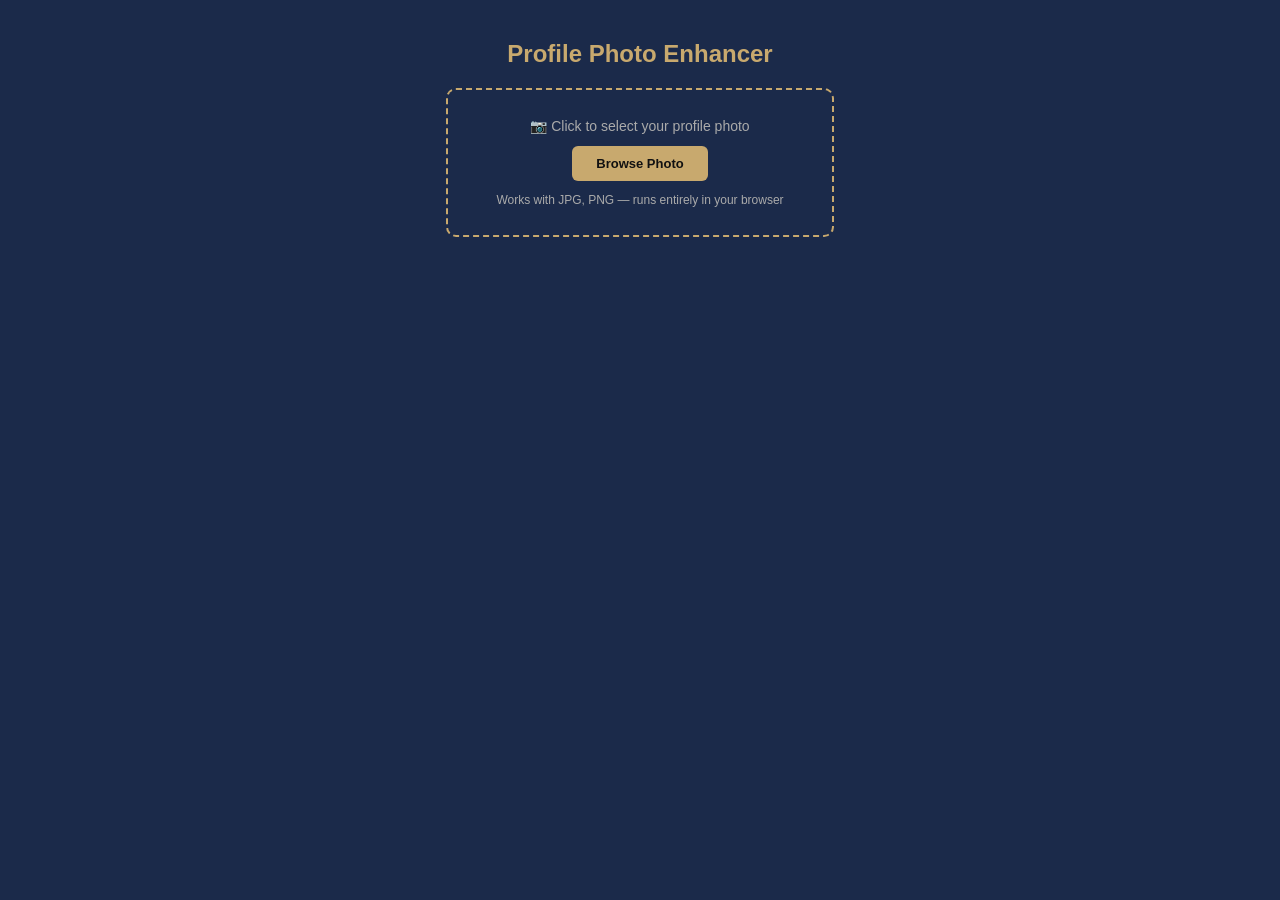
<file: enhance-photo.html>
<!DOCTYPE html>
<html lang="en">
<head>
<meta charset="UTF-8" />
<title>Photo Enhancer</title>
<style>
  body { font-family: Arial, sans-serif; background: #1B2A4A; color: #fff; display: flex; flex-direction: column; align-items: center; padding: 32px; gap: 20px; }
  h2 { color: #C8A96E; margin: 0; }
  .upload-area {
    display: flex; flex-direction: column; align-items: center; gap: 12px;
    border: 2px dashed #C8A96E; border-radius: 10px; padding: 28px 48px;
    cursor: pointer; transition: background 0.2s;
  }
  .upload-area:hover { background: rgba(200,169,110,0.08); }
  .upload-area p { margin: 0; font-size: 14px; color: #aaa; }
  #fileInput { display: none; }
  .upload-btn {
    background: #C8A96E; color: #111; border: none; padding: 10px 24px;
    border-radius: 6px; font-weight: 700; font-size: 13px; cursor: pointer;
  }
  .controls { display: flex; gap: 16px; flex-wrap: wrap; justify-content: center; }
  label { font-size: 13px; color: #aaa; display: flex; flex-direction: column; gap: 4px; align-items: center; }
  input[type=range] { width: 140px; accent-color: #C8A96E; }
  .canvases { display: flex; gap: 24px; flex-wrap: wrap; justify-content: center; }
  .panel { display: flex; flex-direction: column; align-items: center; gap: 8px; }
  .panel span { font-size: 12px; color: #aaa; }
  canvas { border-radius: 8px; max-width: 340px; border: 2px solid #333; }
  .dl-btn { background: #C8A96E; color: #111; border: none; padding: 12px 28px; border-radius: 6px; font-weight: 700; font-size: 14px; cursor: pointer; display: none; }
  .dl-btn:hover { background: #DFC28E; }
  #status { font-size: 13px; color: #C8A96E; }
  #main { display: none; flex-direction: column; align-items: center; gap: 20px; width: 100%; }
</style>
</head>
<body>

<h2>Profile Photo Enhancer</h2>

<!-- Step 1: File picker -->
<div class="upload-area" id="uploadArea" onclick="document.getElementById('fileInput').click()">
  <p>&#128247; Click to select your profile photo</p>
  <button class="upload-btn" type="button">Browse Photo</button>
  <p style="font-size:12px;">Works with JPG, PNG — runs entirely in your browser</p>
</div>
<input type="file" id="fileInput" accept="image/*" />

<div id="status"></div>

<!-- Step 2: Enhance (shown after image loads) -->
<div id="main">
  <div class="controls">
    <label>Noise Reduction <input type="range" id="blur" min="0" max="3" step="0.1" value="0.8" /></label>
    <label>Sharpness      <input type="range" id="sharp" min="0" max="3" step="0.1" value="1.4" /></label>
    <label>Brightness     <input type="range" id="bright" min="-30" max="30" step="1" value="5" /></label>
    <label>Contrast       <input type="range" id="contrast" min="-30" max="30" step="1" value="10" /></label>
    <label>Saturation     <input type="range" id="sat" min="-50" max="50" step="1" value="8" /></label>
  </div>

  <div class="canvases">
    <div class="panel"><span>Original</span><canvas id="orig"></canvas></div>
    <div class="panel"><span>Enhanced</span><canvas id="out"></canvas></div>
  </div>

  <button class="dl-btn" id="dl">&#8681; Download Enhanced Photo</button>
</div>

<script>
const fileInput  = document.getElementById('fileInput');
const uploadArea = document.getElementById('uploadArea');
const mainDiv    = document.getElementById('main');
const statusEl   = document.getElementById('status');
const origCanvas = document.getElementById('orig');
const outCanvas  = document.getElementById('out');
const origCtx    = origCanvas.getContext('2d');
const outCtx     = outCanvas.getContext('2d');
const dlBtn      = document.getElementById('dl');

let img = null;

fileInput.addEventListener('change', (e) => {
  const file = e.target.files[0];
  if (!file) return;
  statusEl.textContent = 'Loading...';
  const reader = new FileReader();
  reader.onload = (ev) => {
    img = new Image();
    img.onload = () => {
      uploadArea.style.display = 'none';
      mainDiv.style.display = 'flex';
      dlBtn.style.display = 'inline-block';
      statusEl.textContent = 'Image loaded — adjust sliders to enhance.';
      origCanvas.width = outCanvas.width = img.naturalWidth;
      origCanvas.height = outCanvas.height = img.naturalHeight;
      origCtx.drawImage(img, 0, 0);
      applyEnhancements();
    };
    img.src = ev.target.result;
  };
  reader.readAsDataURL(file);
});

function applyEnhancements() {
  if (!img) return;
  const blurAmt     = parseFloat(document.getElementById('blur').value);
  const sharpAmt    = parseFloat(document.getElementById('sharp').value);
  const brightAmt   = parseInt(document.getElementById('bright').value);
  const contrastAmt = parseInt(document.getElementById('contrast').value);
  const satAmt      = parseInt(document.getElementById('sat').value);

  const W = img.naturalWidth, H = img.naturalHeight;

  // Blur pass (noise reduction)
  const tmp = document.createElement('canvas');
  tmp.width = W; tmp.height = H;
  const tmpCtx = tmp.getContext('2d');
  tmpCtx.filter = `blur(${blurAmt}px)`;
  tmpCtx.drawImage(img, 0, 0);
  tmpCtx.filter = 'none';
  const blurred = tmpCtx.getImageData(0, 0, W, H);

  // Original pixels
  const srcCvs = document.createElement('canvas');
  srcCvs.width = W; srcCvs.height = H;
  const srcCtx = srcCvs.getContext('2d');
  srcCtx.drawImage(img, 0, 0);
  const original = srcCtx.getImageData(0, 0, W, H);

  const out = outCtx.createImageData(W, H);
  const od = out.data, bd = blurred.data, src = original.data;
  const contFactor = (259 * (contrastAmt + 255)) / (255 * (259 - contrastAmt));

  for (let i = 0; i < od.length; i += 4) {
    for (let c = 0; c < 3; c++) {
      let px = src[i+c] + sharpAmt * (src[i+c] - bd[i+c]); // unsharp mask
      px += brightAmt;
      px = contFactor * (px - 128) + 128;
      od[i+c] = Math.max(0, Math.min(255, px));
    }
    // Saturation
    const r = od[i], g = od[i+1], b = od[i+2];
    const lum = 0.299*r + 0.587*g + 0.114*b;
    const s = 1 + satAmt / 100;
    od[i]   = Math.max(0, Math.min(255, lum + (r - lum) * s));
    od[i+1] = Math.max(0, Math.min(255, lum + (g - lum) * s));
    od[i+2] = Math.max(0, Math.min(255, lum + (b - lum) * s));
    od[i+3] = src[i+3];
  }
  outCtx.putImageData(out, 0, 0);
}

['blur','sharp','bright','contrast','sat'].forEach(id => {
  document.getElementById(id).addEventListener('input', applyEnhancements);
});

dlBtn.addEventListener('click', () => {
  const link = document.createElement('a');
  link.download = 'profile-enhanced.jpg';
  link.href = outCanvas.toDataURL('image/jpeg', 0.95);
  link.click();
});
</script>
</body>
</html>
</file>
